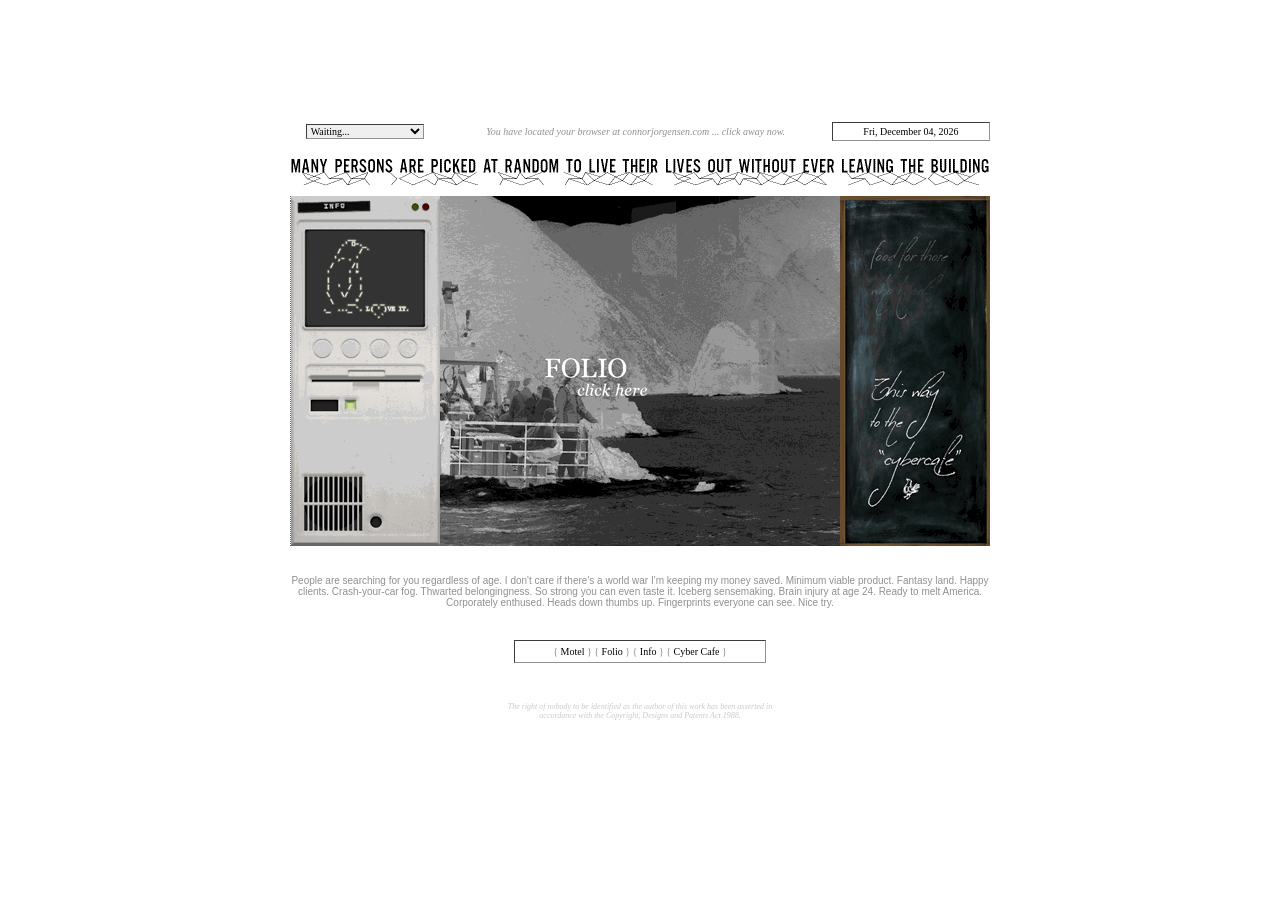
<file: index.html>
<!doctype html>
<html>
<head>
<meta charset="UTF-8" name="viewport" content="width=device-width, inital-scale=1.0">
<link rel="icon" href="imgs/favicon.ico">
<link rel="stylesheet" href="styles.css">
<title>Motel</title>
</head>

<body oncontextmenu="return false;">
	<br><br><br><br><br><br>
		<table id="viewport" width="100%" height="100%" align="center"><tbody><tr><td class="talign"><center>
			<table id="main" width="700px" height="550px"><tbody><tr><td>
				<table><tbody>
					<tr><td id="topbanner" width="700px" height="30px">
						<table><tbody><tr><td id="nav" width="150px" height="30px"><center>
                                <form name="myform">
                                    <select name="dest" id="dest" onchange="window.location = this.value;">
                                        <option selected value="contents.html">Waiting...</option>
                                        <option value="index.html">=================</option>
                                        <option value="index.html">connorjorgensen.com</option>
                                        <option value="index.html">- Motel</option>
                                        <option value="folio.html">- Folio</option>
                                        <option value="info.html">- Info</option>
                                        <option value="cafe.html">- Cyber Cafe</option>
                                    </select>
                                </form>	
							</center></td><td id="header" width="400px" height="30px"><center>
								<p style="color:#909090"><i>You have located your browser at connorjorgensen.com ... click away now.</i></p>
								
							</center></td><td id="date" width="150px" height="30px"><center>
								<div class="inset" style="width: 150px;">
								<script language="javascript">
                                    var now = new Date();
                                    var yr = now.getYear();
                                    var mName = now.getMonth() + 1;
                                    var dName = now.getDay() + 1;
                                    var dayNr = ((now.getDate()<10) ? "0" : "")+ now.getDate();
                                    if(dName==1) Day = "Sun";
                                    if(dName==2) Day = "Mon";
                                    if(dName==3) Day = "Tue";
                                    if(dName==4) Day = "Wed";
                                    if(dName==5) Day = "Thu";
                                    if(dName==6) Day = "Fri";
                                    if(dName==7) Day = "Sat";
                                    if(mName==1) Month="January";
                                    if(mName==2) Month="February";
                                    if(mName==3) Month="March";
                                    if(mName==4) Month="April";
                                    if(mName==5) Month="May";
                                    if(mName==6) Month="June";
                                    if(mName==7) Month="July";
                                    if(mName==8) Month="August";
                                    if(mName==9) Month="September";
                                    if(mName==10) Month="October";
                                    if(mName==11) Month="November";
                                    if(mName==12) Month="December";
                                    if(navigator.appName=="Netscape"){
                                    var todaysDate =(
                                           Day
                                           + ", "
                                           + Month
                                           + " "
                                           + dayNr
                                           + ", "
                                           + (1900
                                           + yr)
                                           );} else {
                                    var todaysDate =(
                                           Day
                                           + ", "
                                           + Month
                                           + " "
                                           + dayNr
                                           + ", "
                                           + yr
                                           );
                                           }
                                    document.write("<p>"+todaysDate+"</p>");
								</script>
								</div>
							</center></td></tr></tbody></table>
					</td></tr>
					<tr><td id="top2" width="700px" height="50px">
						<img src="imgs/top.gif" width="700px" alt="An old warning">
					</td></tr>
					<tr><td id="mid" width="700px" height="350px">
						<table><tbody><tr><td id="info" width="150px" height="350px">
								<a href="info.html"><img src="imgs/info.gif" class="hov" height="350px" alt="This way to the info"></a>
							</td><td id="folio" width="400px" height="350px"><center>
								<a href="folio.html"><img src="imgs/folio.gif" class="hov" height="350px" alt="this way to the folio"></a>
							</center></td><td id="cafe" width="150px" height="350px">
								<a href="cybercafe.html"><img src="imgs/cafe.gif" class="hov" height="350px" alt="This way to the cafe"></a>
						</td></tr></tbody></table>
					</td></tr>
					<tr><td id="low" width="700px" height="90px"><center>
						<p class="desc">People are searching for you regardless of age. I don't care if there's a world war I'm keeping my money saved. Minimum viable product. Fantasy land. Happy clients. Crash-your-car fog. Thwarted belongingness. So strong you can even taste it. Iceberg sensemaking. Brain injury at age 24. Ready to melt America. Corporately enthused. Heads down thumbs up. Fingerprints everyone can see. Nice try. </p>
					</center></td></tr>
					<tr><td id="navbar" width="700px" height="30px"><center>
						<div class="inset" style="width:240px; padding: 5px;">
						<p style="color:#909090;">
							{ <a href="index.html">Motel</a> }
							{ <a href="folio.html">Folio</a> }
							{ <a href="info.html">Info</a> }
							{ <a href="cybercafe.html">Cyber Cafe</a> }
						</p>
						</div>
					</center></td></tr>
				</tbody></table>
			</td></tr></tbody></table>
		</center></td></tr></tbody></table>
<br><br>
<center><table width="300px"><tbody><tr><td><p style="color: #C9C9C9; font-size: 6pt; text-align: center;"><i>The right of nobody to be identified as the author of this work has been asserted in accordance with the Copyright, Designs and Patents Act 1988.</i></p></td></tr></tbody></table></center>

	
	
	
</body>
</html>
</file>
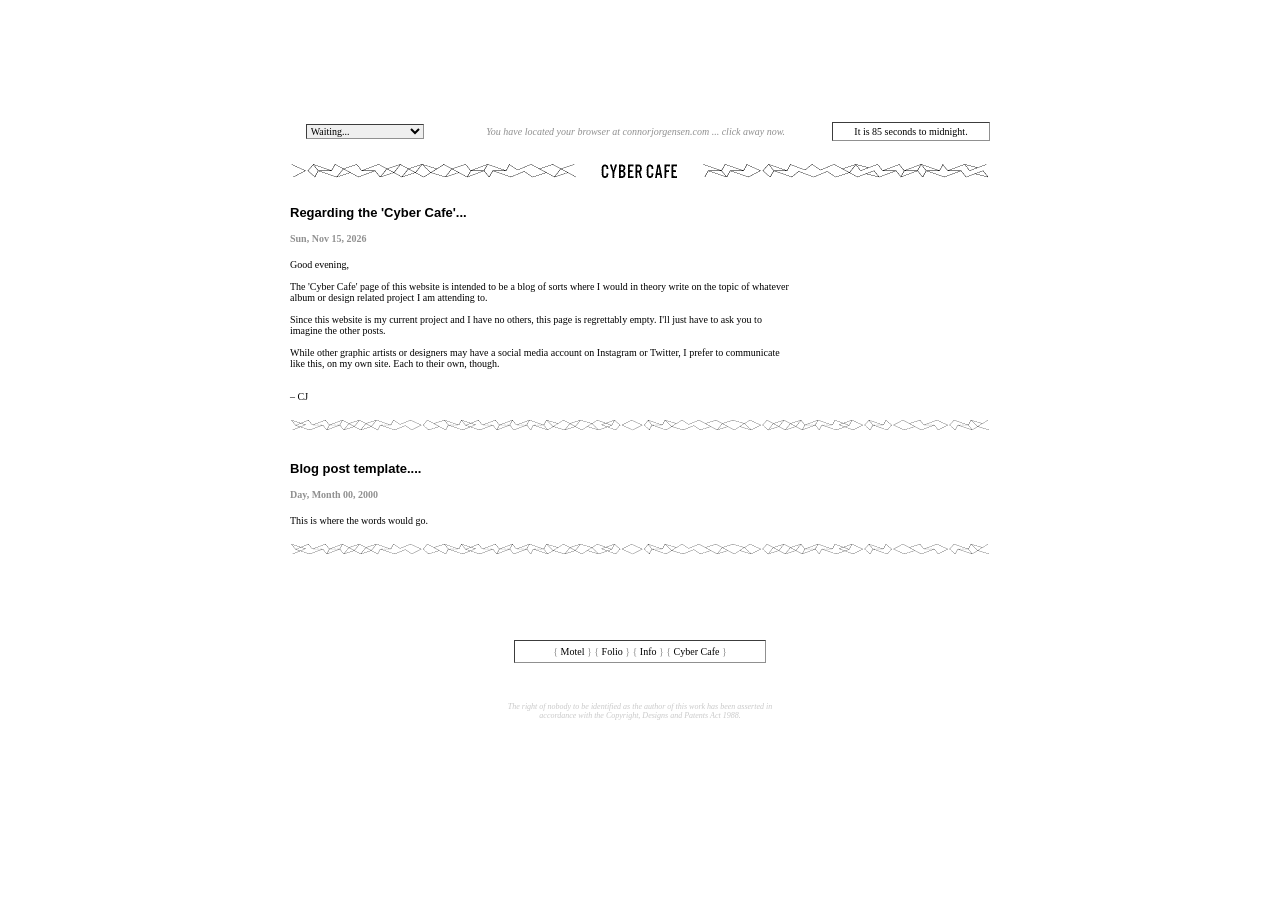
<file: cybercafe.html>
<!doctype html>
<html>
<head>
<meta charset="UTF-8" name="viewport" content="width=device-width, inital-scale=1.0">
<link rel="icon" href="imgs/favicon.ico">
<link rel="stylesheet" href="styles.css">
<title>Folio</title>
</head>

<body oncontextmenu="return false;">
	<br><br><br><br><br><br>
		<table id="viewport" width="100%" height="100%" align="center"><tbody><tr><td class="talign"><center>
			<table id="main" width="700px" height="550px"><tbody><tr><td>
				<table><tbody>
					<tr><td id="topbanner" width="700px" height="30px">
						<table><tbody><tr><td id="nav" width="150px" height="30px"><center>
                                <form name="myform">
                                    <select name="dest" id="dest" onchange="window.location = this.value;">
                                        <option selected value="contents.html">Waiting...</option>
                                        <option value="index.html">=================</option>
                                        <option value="index.html">connorjorgensen.com</option>
                                        <option value="index.html">- Motel</option>
                                        <option value="folio.html">- Folio</option>
                                        <option value="info.html">- Info</option>
                                        <option value="cybercafe.html">- Cyber Cafe</option>
                                    </select>
                                </form>	
							</center></td><td id="header" width="400px" height="30px"><center>
								<p style="color:#909090"><i>You have located your browser at connorjorgensen.com ... click away now.</i></p>
								
							</center></td><td id="date" width="150px" height="30px"><center>
							<div class="inset" style="width: 150px;">
								<!--<script language="javascript">
                                    var now = new Date();
                                    var yr = now.getYear();
                                    var mName = now.getMonth() + 1;
                                    var dName = now.getDay() + 1;
                                    var dayNr = ((now.getDate()<10) ? "0" : "")+ now.getDate();
                                    if(dName==1) Day = "Sunday";
                                    if(dName==2) Day = "Monday";
                                    if(dName==3) Day = "Tuesday";
                                    if(dName==4) Day = "Wednesday";
                                    if(dName==5) Day = "Thursday";
                                    if(dName==6) Day = "Friday";
                                    if(dName==7) Day = "Saturday";
                                    if(mName==1) Month="January";
                                    if(mName==2) Month="February";
                                    if(mName==3) Month="March";
                                    if(mName==4) Month="April";
                                    if(mName==5) Month="May";
                                    if(mName==6) Month="June";
                                    if(mName==7) Month="July";
                                    if(mName==8) Month="August";
                                    if(mName==9) Month="September";
                                    if(mName==10) Month="October";
                                    if(mName==11) Month="November";
                                    if(mName==12) Month="December";
                                    if(navigator.appName=="Netscape"){
                                    var todaysDate =(
                                           Day
                                           + ", "
                                           + Month
                                           + " "
                                           + dayNr
                                           + ", "
                                           + (1900
                                           + yr)
                                           );} else {
                                    var todaysDate =(
                                           Day
                                           + ", "
                                           + Month
                                           + " "
                                           + dayNr
                                           + ", "
                                           + yr
                                           );
                                           }
                                    document.write("<p>"+todaysDate+"</p>");
								</script>-->
								<p>It is 85 seconds to midnight.</p>
								</div>
							</center></td></tr></tbody></table>
					</td></tr>
					<tr><td id="top2" width="700px" height="50px">
						<img src="imgs/top-cyber.gif" width="700px" alt="An old warning">
					</td></tr>
					<tr><td id="folioimg" width="700px">
						
						
						<!-----------------BLOG POSTS START----------->
						
						<h1>Regarding the 'Cyber Cafe'...</h1>
						<br>
						<h2>Sun, Nov 15, 2026</h2>
						<br>
							<div style="width: 500px;">
							<p>
								Good evening,<br><br>
								The 'Cyber Cafe' page of this website is intended to be a blog of sorts where I would in theory write on the topic of whatever album or design related project I am attending to.<br><br>
								Since this website is my current project and I have no others, this page is regrettably empty. I'll just have to ask you to imagine the other posts.<br><br>
								While other graphic artists or designers may have a social media account on Instagram or Twitter, I prefer to communicate like this, on my own site. Each to their own, though.<br><br><br>
								– CJ
							</p>
							<br>
							</div>
							<img src="imgs/div.gif" width="700px">
						
						<h1>Blog post template....</h1>
						<br>
						<h2>Day, Month 00, 2000</h2>
						<br>
						<p>This is where the words would go.</p>
						<br>
						<img src="imgs/div.gif" width="700px">
						
						<!-----------------BLOG POSTS END------------>

					</td></tr>
					<tr><td id="low" width="700px" height="60px"><center>
						<!----menu-->
					</center></td></tr>
					<tr><td id="navbar" width="700px" height="30px"><center>
						<div class="inset" style="width:240px; padding: 5px;">
						<p style="color:#909090;">
							{ <a href="index.html">Motel</a> }
							{ <a href="folio.html">Folio</a> }
							{ <a href="info.html">Info</a> }
							{ <a href="cybercafe.html">Cyber Cafe</a> }
						</p>
						</div>
					</center></td></tr>
				</tbody></table>
			</td></tr></tbody></table>
		</center></td></tr></tbody></table>
<br><br>
<center><table width="300px"><tbody><tr><td><p style="color: #C9C9C9; font-size: 6pt; text-align: center;"><i>The right of nobody to be identified as the author of this work has been asserted in accordance with the Copyright, Designs and Patents Act 1988.</i></p></td></tr></tbody></table></center>
	
<script>
let myWindow;
function closeWin() {
  myWindow.close();
}
function newWindow(newContent)
 {
  winContent = window.open(newContent, 'nextWin', "width=1500, height=900")         
 }
</script>
	
</body>
</html>
</file>
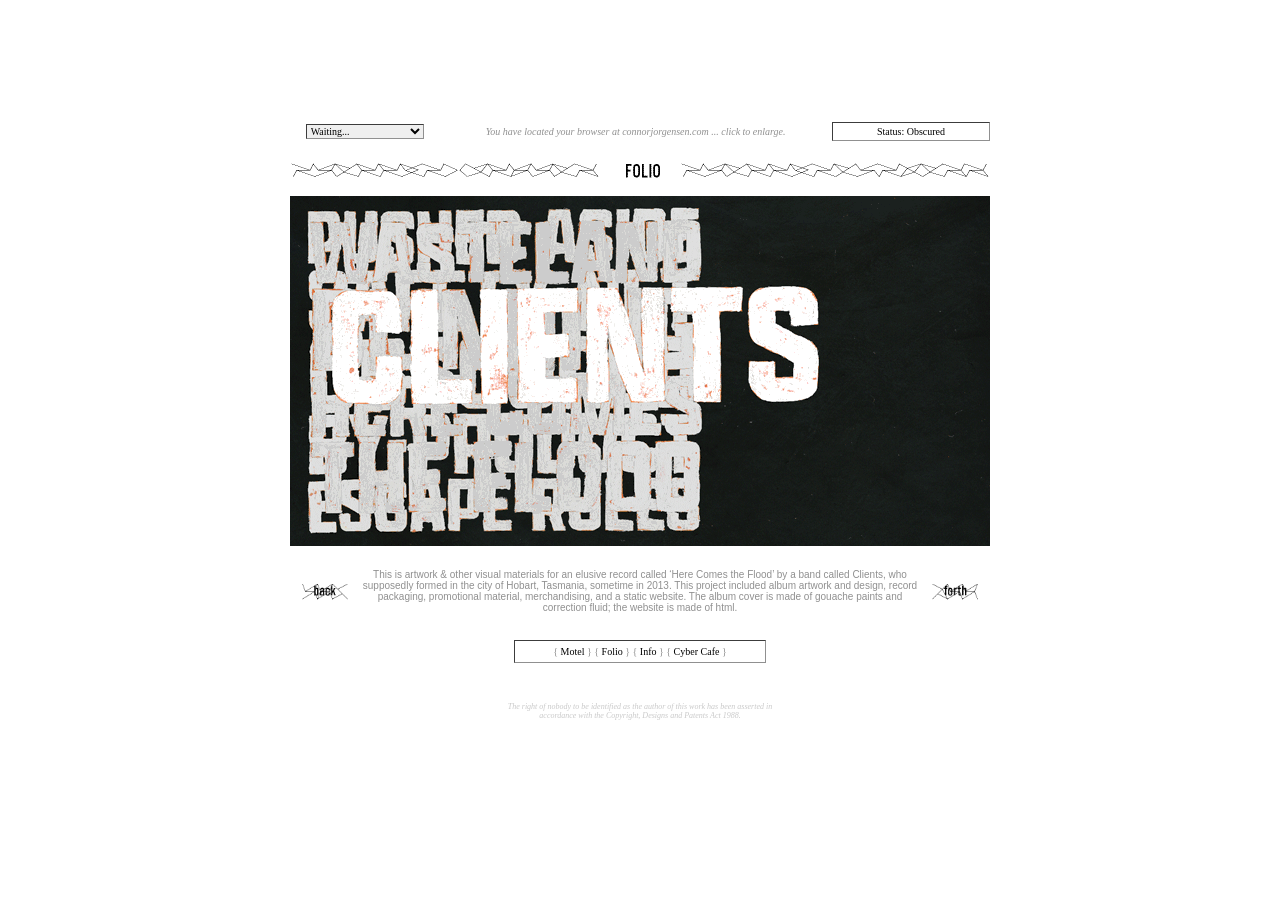
<file: folio-1.html>
<!doctype html>
<html>
<head>
<meta charset="UTF-8" name="viewport" content="width=device-width, inital-scale=1.0">
<link rel="icon" href="imgs/favicon.ico">
<link rel="stylesheet" href="styles.css">
<title>Folio</title>
</head>

<body oncontextmenu="return false;">
	<br><br><br><br><br><br>
		<table id="viewport" width="100%" height="100%" align="center"><tbody><tr><td class="talign"><center>
			<table id="main" width="700px" height="550px"><tbody><tr><td>
				<table><tbody>
					<tr><td id="topbanner" width="700px" height="30px">
						<table><tbody><tr><td id="nav" width="150px" height="30px"><center>
                                <form name="myform">
                                    <select name="dest" id="dest" onchange="window.location = this.value;">
                                        <option selected value="contents.html">Waiting...</option>
                                        <option value="index.html">=================</option>
                                        <option value="index.html">connorjorgensen.com</option>
                                        <option value="index.html">- Motel</option>
                                        <option value="folio.html">- Folio</option>
                                        <option value="info.html">- Info</option>
                                        <option value="cafe.html">- Cyber Cafe</option>
                                    </select>
                                </form>	
							</center></td><td id="header" width="400px" height="30px"><center>
								<p style="color:#909090"><i>You have located your browser at connorjorgensen.com ... click to enlarge.</i></p>
								
							</center></td><td id="date" width="150px" height="30px"><center>
							<div class="inset" style="width: 150px;">
								<!--<script language="javascript">
                                    var now = new Date();
                                    var yr = now.getYear();
                                    var mName = now.getMonth() + 1;
                                    var dName = now.getDay() + 1;
                                    var dayNr = ((now.getDate()<10) ? "0" : "")+ now.getDate();
                                    if(dName==1) Day = "Sunday";
                                    if(dName==2) Day = "Monday";
                                    if(dName==3) Day = "Tuesday";
                                    if(dName==4) Day = "Wednesday";
                                    if(dName==5) Day = "Thursday";
                                    if(dName==6) Day = "Friday";
                                    if(dName==7) Day = "Saturday";
                                    if(mName==1) Month="January";
                                    if(mName==2) Month="February";
                                    if(mName==3) Month="March";
                                    if(mName==4) Month="April";
                                    if(mName==5) Month="May";
                                    if(mName==6) Month="June";
                                    if(mName==7) Month="July";
                                    if(mName==8) Month="August";
                                    if(mName==9) Month="September";
                                    if(mName==10) Month="October";
                                    if(mName==11) Month="November";
                                    if(mName==12) Month="December";
                                    if(navigator.appName=="Netscape"){
                                    var todaysDate =(
                                           Day
                                           + ", "
                                           + Month
                                           + " "
                                           + dayNr
                                           + ", "
                                           + (1900
                                           + yr)
                                           );} else {
                                    var todaysDate =(
                                           Day
                                           + ", "
                                           + Month
                                           + " "
                                           + dayNr
                                           + ", "
                                           + yr
                                           );
                                           }
                                    document.write("<p>"+todaysDate+"</p>");
								</script>-->
								<p>Status: Obscured</p>
								</div>
							</center></td></tr></tbody></table>
					</td></tr>
					<tr><td id="top2" width="700px" height="50px">
						<img src="imgs/top-folio.gif" width="700px" alt="An old warning">
					</td></tr>
					<tr><td id="folioimg" width="700px" height="350px">
						<table><tbody><tr><td id="info" width="150px" height="350px">
								<a href="javascript:newWindow('folioimg-cli.html')"><img src="imgs/foliothumb-cli.gif" height="350px" width="700px" class="hov"></a>
						</td></tr></tbody></table>
					</td></tr>
					<tr><td id="foliodesc" width="700px" height="90px"><center>
						<table><tbody><tr>
										<td id="back" width="70px" height="70px"><center>
											<a href="folio.html"><img src="imgs/back.gif" width="50px" height="50px" alt="Go back" class="hov"></a>
										</center></td>
										<td id="desc" width="560px" height="70px"><center>
											<p class="desc">This is artwork &amp; other visual materials for an elusive record called ‘Here Comes the Flood’ by a band called Clients, who supposedly formed in the city of Hobart, Tasmania, sometime in 2013. This project included album artwork and design, record packaging, promotional material, merchandising, and a static website. The album cover is made of gouache paints and correction fluid; the website is made of html.</p>
								  </center></td>
										<td id="forward" width="70px" height="70px"><center>
											<a href="folio	.html"><img src="imgs/forward.gif" width="50px" height="50px" alt="Go forward" class="hov"></a>
										</center></td>
									</tr></tbody></table>
					</center></td></tr>
					<tr><td id="navbar" width="700px" height="30px"><center>
						<div class="inset" style="width:240px; padding: 5px;">
						<p style="color:#909090;">
							{ <a href="index.html">Motel</a> }
							{ <a href="folio.html">Folio</a> }
							{ <a href="contents.html">Info</a> }
							{ <a href="cybercafe.html">Cyber Cafe</a> }
						</p>
						</div>
					</center></td></tr>
				</tbody></table>
			</td></tr></tbody></table>
		</center></td></tr></tbody></table>
<br><br>
<center><table width="300px"><tbody><tr><td><p style="color: #C9C9C9; font-size: 6pt; text-align: center;"><i>The right of nobody to be identified as the author of this work has been asserted in accordance with the Copyright, Designs and Patents Act 1988.</i></p></td></tr></tbody></table></center>
	
<script>
let myWindow;
function closeWin() {
  myWindow.close();
}
function newWindow(newContent)
 {
  winContent = window.open(newContent, 'nextWin', "width=1500, height=900")         
 }
</script>
	
</body>
</html>
</file>
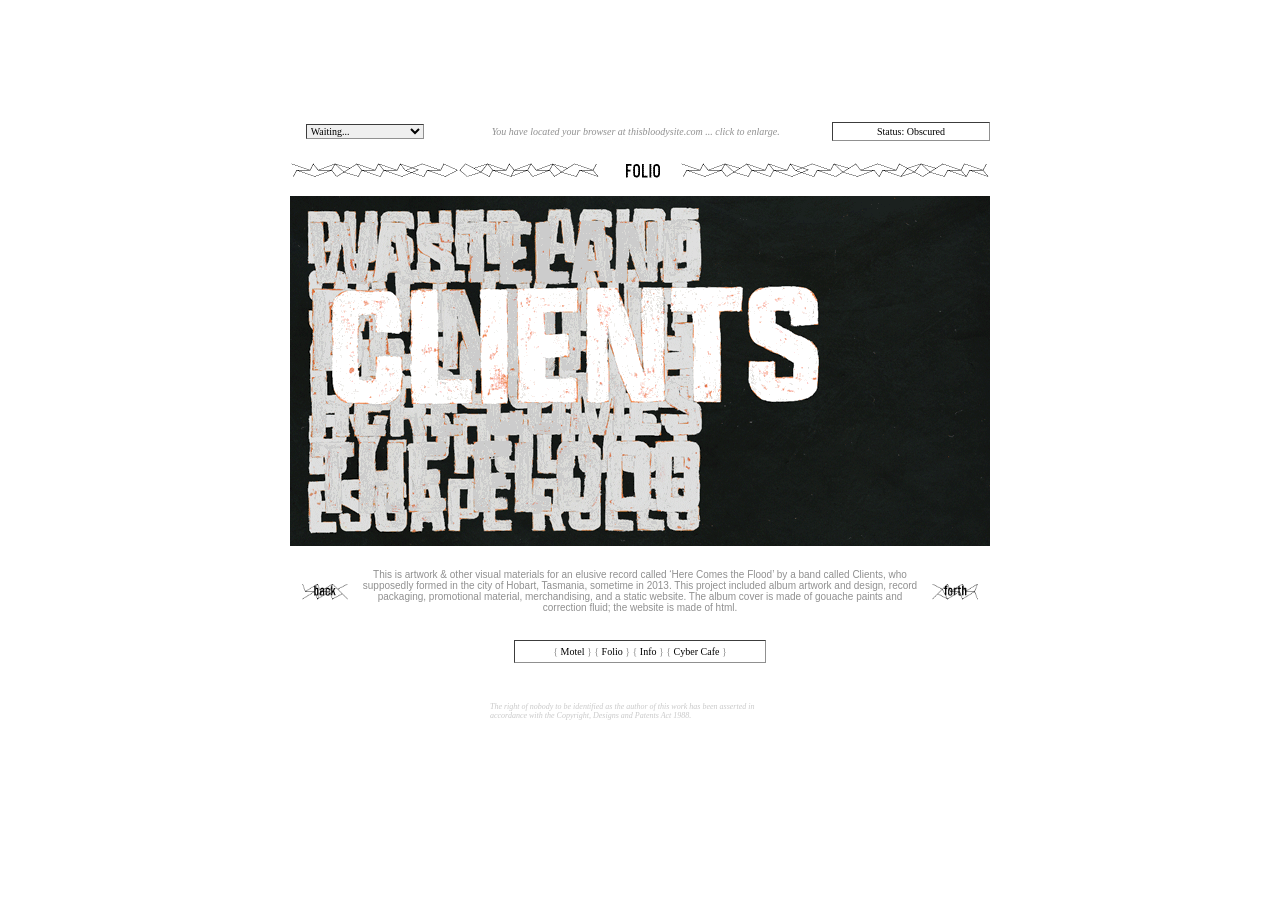
<file: folio-2.html>
<!doctype html>
<html>
<head>
<meta charset="UTF-8" name="viewport" content="width=device-width, inital-scale=1.0">
<link rel="icon" href="imgs/favicon.ico">
<link rel="stylesheet" href="styles.css">
<title>Folio</title>
</head>

<body oncontextmenu="return false;">
	<br><br><br><br><br><br>
		<table id="viewport" width="100%" height="100%" align="center"><tbody><tr><td class="talign"><center>
			<table id="main" width="700px" height="550px"><tbody><tr><td>
				<table><tbody>
					<tr><td id="topbanner" width="700px" height="30px">
						<table><tbody><tr><td id="nav" width="150px" height="30px"><center>
                                <form name="myform">
                                    <select name="dest" id="dest" onchange="window.location = this.value;">
                                        <option selected value="contents.html">Waiting...</option>
                                        <option value="index.html">=================</option>
                                        <option value="index.html">Pinstick.com</option>
                                        <option value="index.html">- Motel</option>
                                        <option value="folio.html">- Folio</option>
                                        <option value="info.html">- Info</option>
                                        <option value="cafe.html">- Cyber Cafe</option>
                                    </select>
                                </form>	
							</center></td><td id="header" width="400px" height="30px"><center>
								<p style="color:#909090"><i>You have located your browser at thisbloodysite.com ... click to enlarge.</i></p>
								
							</center></td><td id="date" width="150px" height="30px"><center>
							<div class="inset" style="width: 150px;">
								<!--<script language="javascript">
                                    var now = new Date();
                                    var yr = now.getYear();
                                    var mName = now.getMonth() + 1;
                                    var dName = now.getDay() + 1;
                                    var dayNr = ((now.getDate()<10) ? "0" : "")+ now.getDate();
                                    if(dName==1) Day = "Sunday";
                                    if(dName==2) Day = "Monday";
                                    if(dName==3) Day = "Tuesday";
                                    if(dName==4) Day = "Wednesday";
                                    if(dName==5) Day = "Thursday";
                                    if(dName==6) Day = "Friday";
                                    if(dName==7) Day = "Saturday";
                                    if(mName==1) Month="January";
                                    if(mName==2) Month="February";
                                    if(mName==3) Month="March";
                                    if(mName==4) Month="April";
                                    if(mName==5) Month="May";
                                    if(mName==6) Month="June";
                                    if(mName==7) Month="July";
                                    if(mName==8) Month="August";
                                    if(mName==9) Month="September";
                                    if(mName==10) Month="October";
                                    if(mName==11) Month="November";
                                    if(mName==12) Month="December";
                                    if(navigator.appName=="Netscape"){
                                    var todaysDate =(
                                           Day
                                           + ", "
                                           + Month
                                           + " "
                                           + dayNr
                                           + ", "
                                           + (1900
                                           + yr)
                                           );} else {
                                    var todaysDate =(
                                           Day
                                           + ", "
                                           + Month
                                           + " "
                                           + dayNr
                                           + ", "
                                           + yr
                                           );
                                           }
                                    document.write("<p>"+todaysDate+"</p>");
								</script>-->
								<p>Status: Obscured</p>
								</div>
							</center></td></tr></tbody></table>
					</td></tr>
					<tr><td id="top2" width="700px" height="50px">
						<img src="imgs/top-folio.gif" width="700px" alt="An old warning">
					</td></tr>
					<tr><td id="folioimg" width="700px" height="350px">
						<table><tbody><tr><td id="info" width="150px" height="350px">
								<a href="javascript:newWindow('folioimg-cli.html')"><img src="imgs/foliothumb-cli.gif" height="350px" width="700px" class="hov"></a>
						</td></tr></tbody></table>
					</td></tr>
					<tr><td id="foliodesc" width="700px" height="90px"><center>
						<table><tbody><tr>
										<td id="back" width="70px" height="70px"><center>
											<a href="folio-1.html"><img src="imgs/back.gif" width="50px" height="50px" alt="Go back" class="hov"></a>
										</center></td>
										<td id="desc" width="560px" height="70px"><center>
											<p class="desc">This is artwork &amp; other visual materials for an elusive record called ‘Here Comes the Flood’ by a band called Clients, who supposedly formed in the city of Hobart, Tasmania, sometime in 2013. This project included album artwork and design, record packaging, promotional material, merchandising, and a static website. The album cover is made of gouache paints and correction fluid; the website is made of html.</p>
								  </center></td>
										<td id="forward" width="70px" height="70px"><center> 
											<a href="folio-3.html"><img src="imgs/forward.gif" width="50px" height="50px" alt="Go forward" class="hov"></a>
										</center></td>
									</tr></tbody></table>
					</center></td></tr>
					<tr><td id="navbar" width="700px" height="30px"><center>
						<div class="inset" style="width:240px; padding: 5px;">
						<p style="color:#909090;">
							{ <a href="index.html">Motel</a> }
							{ <a href="folio.html">Folio</a> }
							{ <a href="contents.html">Info</a> }
							{ <a href="cybercafe.html">Cyber Cafe</a> }
						</p>
						</div>
					</center></td></tr>
				</tbody></table>
			</td></tr></tbody></table>
		</center></td></tr></tbody></table>
<br><br>
<center><table width="300px"><tbody><tr><td><p style="color: #C9C9C9; font-size: 6pt"><i>The right of nobody to be identified as the author of this work has been asserted in accordance with the Copyright, Designs and Patents Act 1988.</i></p></td></tr></tbody></table></center>
	
<script>
let myWindow;
function closeWin() {
  myWindow.close();
}
function newWindow(newContent)
 {
  winContent = window.open(newContent, 'nextWin', "width=1500, height=900")         
 }
</script>
	
</body>
</html>
</file>
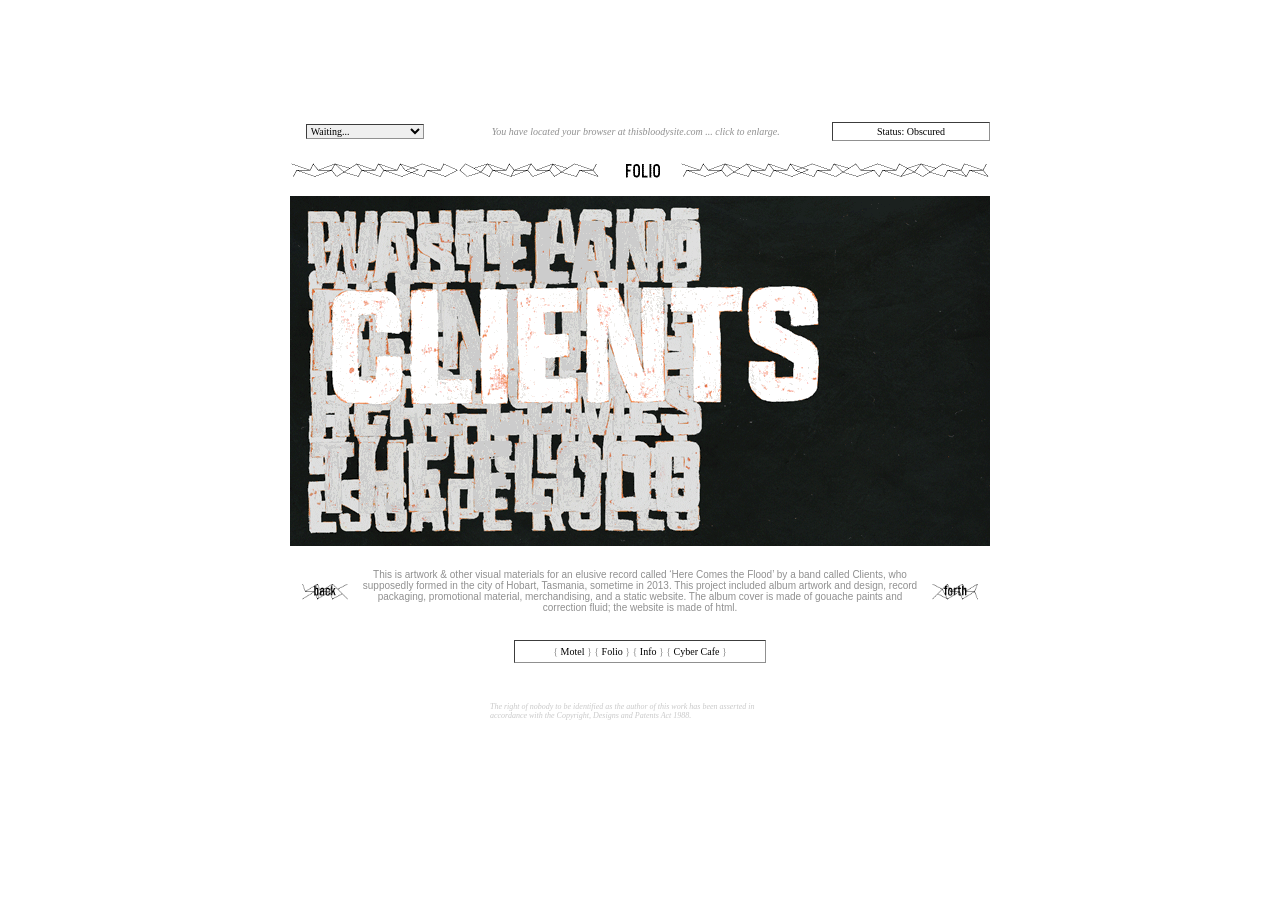
<file: folio-3.html>
<!doctype html>
<html>
<head>
<meta charset="UTF-8" name="viewport" content="width=device-width, inital-scale=1.0">
<link rel="icon" href="imgs/favicon.ico">
<link rel="stylesheet" href="styles.css">
<title>Folio</title>
</head>

<body oncontextmenu="return false;">
	<br><br><br><br><br><br>
		<table id="viewport" width="100%" height="100%" align="center"><tbody><tr><td class="talign"><center>
			<table id="main" width="700px" height="550px"><tbody><tr><td>
				<table><tbody>
					<tr><td id="topbanner" width="700px" height="30px">
						<table><tbody><tr><td id="nav" width="150px" height="30px"><center>
                                <form name="myform">
                                    <select name="dest" id="dest" onchange="window.location = this.value;">
                                        <option selected value="contents.html">Waiting...</option>
                                        <option value="index.html">=================</option>
                                        <option value="index.html">Pinstick.com</option>
                                        <option value="index.html">- Motel</option>
                                        <option value="folio.html">- Folio</option>
                                        <option value="info.html">- Info</option>
                                        <option value="cafe.html">- Cyber Cafe</option>
                                    </select>
                                </form>	
							</center></td><td id="header" width="400px" height="30px"><center>
								<p style="color:#909090"><i>You have located your browser at thisbloodysite.com ... click to enlarge.</i></p>
								
							</center></td><td id="date" width="150px" height="30px"><center>
							<div class="inset" style="width: 150px;">
								<!--<script language="javascript">
                                    var now = new Date();
                                    var yr = now.getYear();
                                    var mName = now.getMonth() + 1;
                                    var dName = now.getDay() + 1;
                                    var dayNr = ((now.getDate()<10) ? "0" : "")+ now.getDate();
                                    if(dName==1) Day = "Sunday";
                                    if(dName==2) Day = "Monday";
                                    if(dName==3) Day = "Tuesday";
                                    if(dName==4) Day = "Wednesday";
                                    if(dName==5) Day = "Thursday";
                                    if(dName==6) Day = "Friday";
                                    if(dName==7) Day = "Saturday";
                                    if(mName==1) Month="January";
                                    if(mName==2) Month="February";
                                    if(mName==3) Month="March";
                                    if(mName==4) Month="April";
                                    if(mName==5) Month="May";
                                    if(mName==6) Month="June";
                                    if(mName==7) Month="July";
                                    if(mName==8) Month="August";
                                    if(mName==9) Month="September";
                                    if(mName==10) Month="October";
                                    if(mName==11) Month="November";
                                    if(mName==12) Month="December";
                                    if(navigator.appName=="Netscape"){
                                    var todaysDate =(
                                           Day
                                           + ", "
                                           + Month
                                           + " "
                                           + dayNr
                                           + ", "
                                           + (1900
                                           + yr)
                                           );} else {
                                    var todaysDate =(
                                           Day
                                           + ", "
                                           + Month
                                           + " "
                                           + dayNr
                                           + ", "
                                           + yr
                                           );
                                           }
                                    document.write("<p>"+todaysDate+"</p>");
								</script>-->
								<p>Status: Obscured</p>
								</div>
							</center></td></tr></tbody></table>
					</td></tr>
					<tr><td id="top2" width="700px" height="50px">
						<img src="imgs/top-folio.gif" width="700px" alt="An old warning">
					</td></tr>
					<tr><td id="folioimg" width="700px" height="350px">
						<table><tbody><tr><td id="info" width="150px" height="350px">
								<a href="javascript:newWindow('folioimg-cli.html')"><img src="imgs/foliothumb-cli.gif" height="350px" width="700px" class="hov" class="hov"></a>
						</td></tr></tbody></table>
					</td></tr>
					<tr><td id="foliodesc" width="700px" height="90px"><center>
						<table><tbody><tr>
										<td id="back" width="70px" height="70px"><center>
											<a href="folio-2.html"><img src="imgs/back.gif" width="50px" height="50px" alt="Go back"></a>
										</center></td>
										<td id="desc" width="560px" height="70px"><center>
											<p class="desc">This is artwork &amp; other visual materials for an elusive record called ‘Here Comes the Flood’ by a band called Clients, who supposedly formed in the city of Hobart, Tasmania, sometime in 2013. This project included album artwork and design, record packaging, promotional material, merchandising, and a static website. The album cover is made of gouache paints and correction fluid; the website is made of html.</p>
								  </center></td>
										<td id="forward" width="70px" height="70px"><center>
											<a href="folio-4.html"><img src="imgs/forward.gif" width="50px" height="50px" alt="Go forward" class="hov"></a>
										</center></td>
									</tr></tbody></table>
					</center></td></tr>
					<tr><td id="navbar" width="700px" height="30px"><center>
						<div class="inset" style="width:240px; padding: 5px;">
						<p style="color:#909090;">
							{ <a href="index.html">Motel</a> }
							{ <a href="folio.html">Folio</a> }
							{ <a href="contents.html">Info</a> }
							{ <a href="cybercafe.html">Cyber Cafe</a> }
						</p>
						</div>
					</center></td></tr>
				</tbody></table>
			</td></tr></tbody></table>
		</center></td></tr></tbody></table>
<br><br>
<center><table width="300px"><tbody><tr><td><p style="color: #C9C9C9; font-size: 6pt"><i>The right of nobody to be identified as the author of this work has been asserted in accordance with the Copyright, Designs and Patents Act 1988.</i></p></td></tr></tbody></table></center>
	
<script>
let myWindow;
function closeWin() {
  myWindow.close();
}
function newWindow(newContent)
 {
  winContent = window.open(newContent, 'nextWin', "width=1500, height=900")         
 }
</script>
	
</body>
</html>
</file>
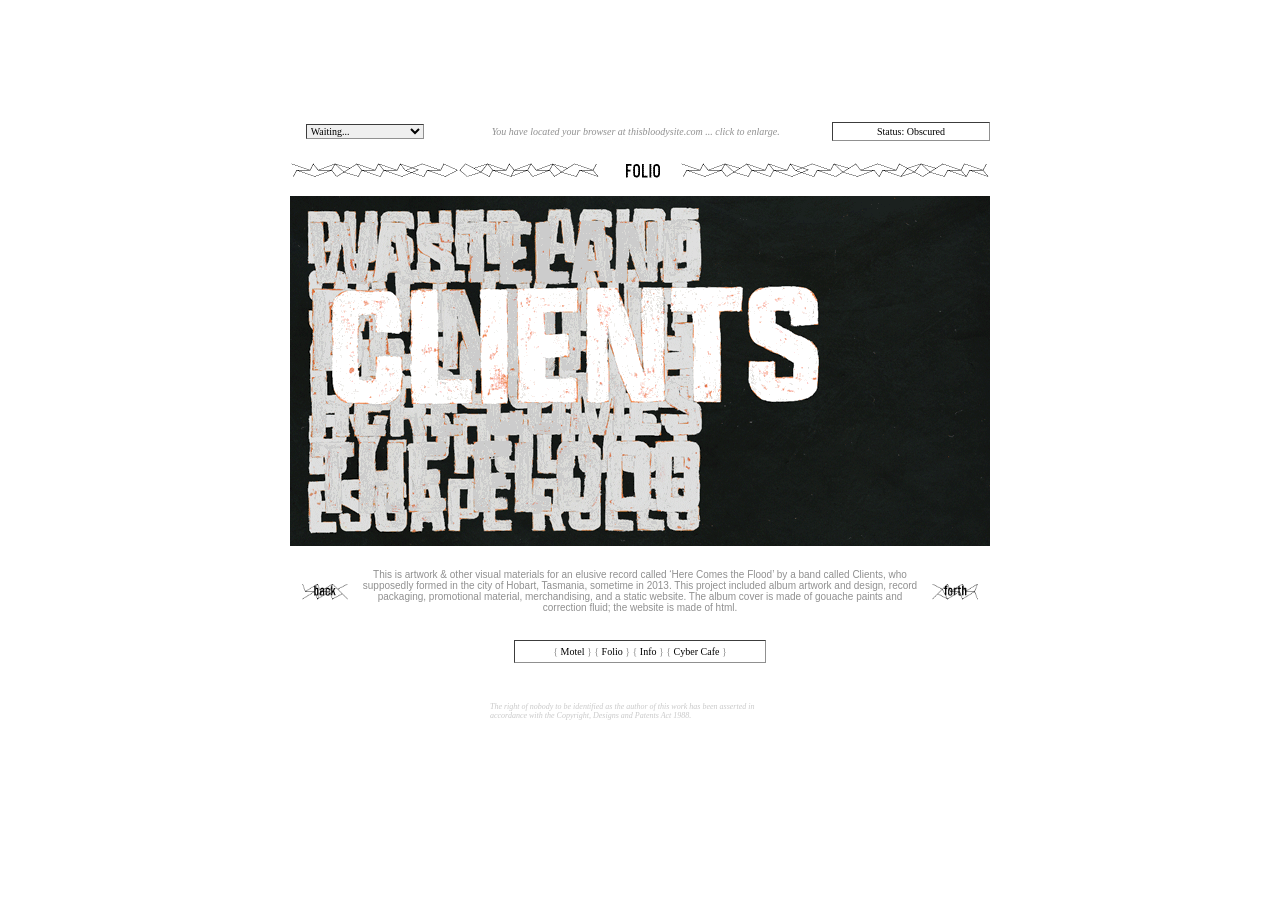
<file: folio-4.html>
<!doctype html>
<html>
<head>
<meta charset="UTF-8" name="viewport" content="width=device-width, inital-scale=1.0">
<link rel="icon" href="imgs/favicon.ico">
<link rel="stylesheet" href="styles.css">
<title>Folio</title>
</head>

<body oncontextmenu="return false;">
	<br><br><br><br><br><br>
		<table id="viewport" width="100%" height="100%" align="center"><tbody><tr><td class="talign"><center>
			<table id="main" width="700px" height="550px"><tbody><tr><td>
				<table><tbody>
					<tr><td id="topbanner" width="700px" height="30px">
						<table><tbody><tr><td id="nav" width="150px" height="30px"><center>
                                <form name="myform">
                                    <select name="dest" id="dest" onchange="window.location = this.value;">
                                        <option selected value="contents.html">Waiting...</option>
                                        <option value="index.html">=================</option>
                                        <option value="index.html">Pinstick.com</option>
                                        <option value="index.html">- Motel</option>
                                        <option value="folio.html">- Folio</option>
                                        <option value="info.html">- Info</option>
                                        <option value="cafe.html">- Cyber Cafe</option>
                                    </select>
                                </form>	
							</center></td><td id="header" width="400px" height="30px"><center>
								<p style="color:#909090"><i>You have located your browser at thisbloodysite.com ... click to enlarge.</i></p>
								
							</center></td><td id="date" width="150px" height="30px"><center>
							<div class="inset" style="width: 150px;">
								<!--<script language="javascript">
                                    var now = new Date();
                                    var yr = now.getYear();
                                    var mName = now.getMonth() + 1;
                                    var dName = now.getDay() + 1;
                                    var dayNr = ((now.getDate()<10) ? "0" : "")+ now.getDate();
                                    if(dName==1) Day = "Sunday";
                                    if(dName==2) Day = "Monday";
                                    if(dName==3) Day = "Tuesday";
                                    if(dName==4) Day = "Wednesday";
                                    if(dName==5) Day = "Thursday";
                                    if(dName==6) Day = "Friday";
                                    if(dName==7) Day = "Saturday";
                                    if(mName==1) Month="January";
                                    if(mName==2) Month="February";
                                    if(mName==3) Month="March";
                                    if(mName==4) Month="April";
                                    if(mName==5) Month="May";
                                    if(mName==6) Month="June";
                                    if(mName==7) Month="July";
                                    if(mName==8) Month="August";
                                    if(mName==9) Month="September";
                                    if(mName==10) Month="October";
                                    if(mName==11) Month="November";
                                    if(mName==12) Month="December";
                                    if(navigator.appName=="Netscape"){
                                    var todaysDate =(
                                           Day
                                           + ", "
                                           + Month
                                           + " "
                                           + dayNr
                                           + ", "
                                           + (1900
                                           + yr)
                                           );} else {
                                    var todaysDate =(
                                           Day
                                           + ", "
                                           + Month
                                           + " "
                                           + dayNr
                                           + ", "
                                           + yr
                                           );
                                           }
                                    document.write("<p>"+todaysDate+"</p>");
								</script>-->
								<p>Status: Obscured</p>
								</div>
							</center></td></tr></tbody></table>
					</td></tr>
					<tr><td id="top2" width="700px" height="50px">
						<img src="imgs/top-folio.gif" width="700px" alt="An old warning">
					</td></tr>
					<tr><td id="folioimg" width="700px" height="350px">
						<table><tbody><tr><td id="info" width="150px" height="350px">
								<a href="javascript:newWindow('folioimg-cli.html')"><img src="imgs/foliothumb-cli.gif" height="350px" width="700px" class="hov"></a>
						</td></tr></tbody></table>
					</td></tr>
					<tr><td id="foliodesc" width="700px" height="90px"><center>
						<table><tbody><tr>
										<td id="back" width="70px" height="70px"><center>
											<a href="folio-3.html"><img src="imgs/back.gif" width="50px" height="50px" alt="Go back" class="hov"></a>
										</center></td>
										<td id="desc" width="560px" height="70px"><center>
											<p class="desc">This is artwork &amp; other visual materials for an elusive record called ‘Here Comes the Flood’ by a band called Clients, who supposedly formed in the city of Hobart, Tasmania, sometime in 2013. This project included album artwork and design, record packaging, promotional material, merchandising, and a static website. The album cover is made of gouache paints and correction fluid; the website is made of html.</p>
								  </center></td>
										<td id="forward" width="70px" height="70px"><center>
											<a href="folio-5.html"><img src="imgs/forward.gif" width="50px" height="50px" alt="Go forward" class="hov"></a>
										</center></td>
									</tr></tbody></table>
					</center></td></tr>
					<tr><td id="navbar" width="700px" height="30px"><center>
						<div class="inset" style="width:240px; padding: 5px;">
						<p style="color:#909090;">
							{ <a href="index.html">Motel</a> }
							{ <a href="folio.html">Folio</a> }
							{ <a href="contents.html">Info</a> }
							{ <a href="cybercafe.html">Cyber Cafe</a> }
						</p>
						</div>
					</center></td></tr>
				</tbody></table>
			</td></tr></tbody></table>
		</center></td></tr></tbody></table>
<br><br>
<center><table width="300px"><tbody><tr><td><p style="color: #C9C9C9; font-size: 6pt"><i>The right of nobody to be identified as the author of this work has been asserted in accordance with the Copyright, Designs and Patents Act 1988.</i></p></td></tr></tbody></table></center>
	
<script>
let myWindow;
function closeWin() {
  myWindow.close();
}
function newWindow(newContent)
 {
  winContent = window.open(newContent, 'nextWin', "width=1500, height=900")         
 }
</script>
	
</body>
</html>
</file>
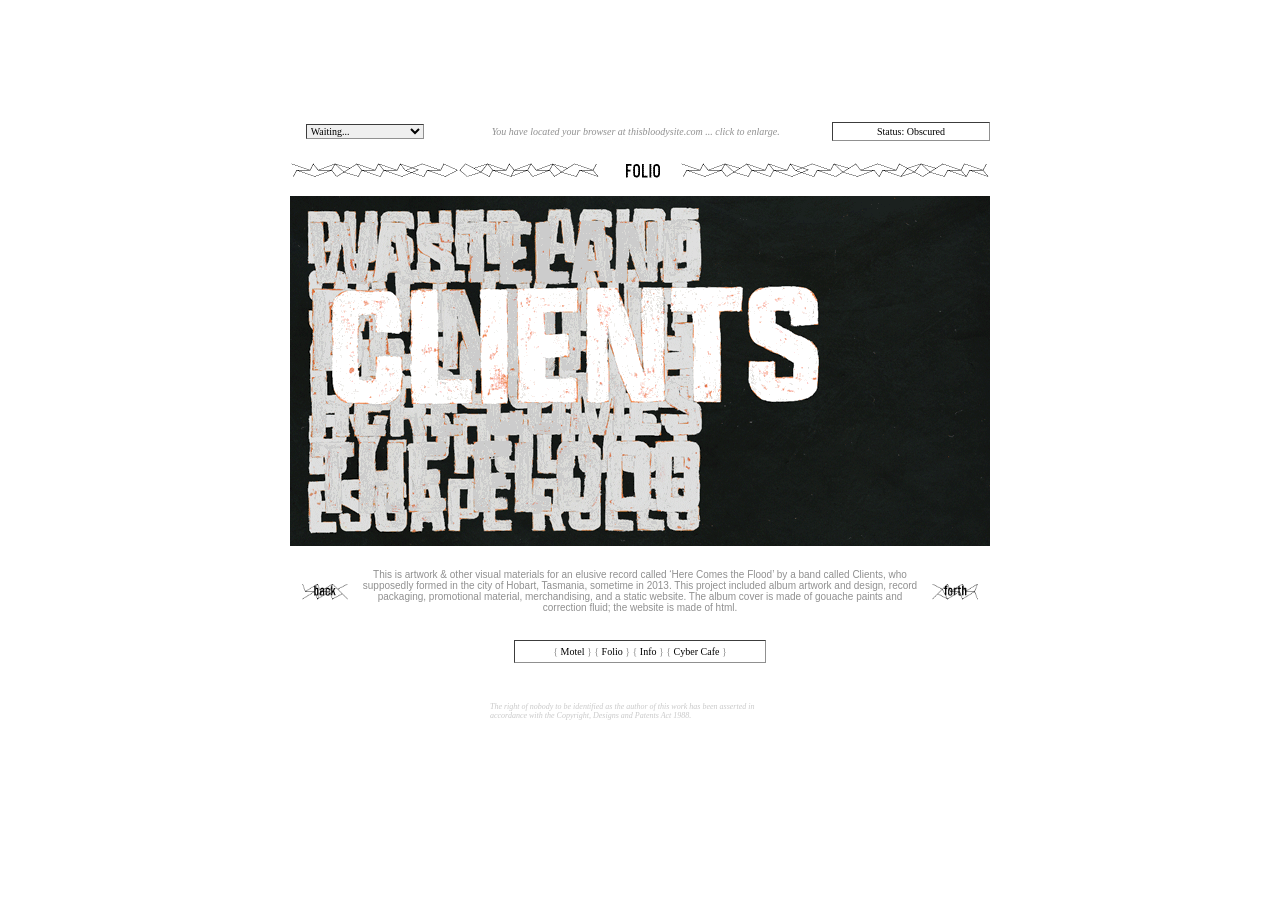
<file: folio-5.html>
<!doctype html>
<html>
<head>
<meta charset="UTF-8" name="viewport" content="width=device-width, inital-scale=1.0">
<link rel="icon" href="imgs/favicon.ico">
<link rel="stylesheet" href="styles.css">
<title>Folio</title>
</head>

<body oncontextmenu="return false;">
	<br><br><br><br><br><br>
		<table id="viewport" width="100%" height="100%" align="center"><tbody><tr><td class="talign"><center>
			<table id="main" width="700px" height="550px"><tbody><tr><td>
				<table><tbody>
					<tr><td id="topbanner" width="700px" height="30px">
						<table><tbody><tr><td id="nav" width="150px" height="30px"><center>
                                <form name="myform">
                                    <select name="dest" id="dest" onchange="window.location = this.value;">
                                        <option selected value="contents.html">Waiting...</option>
                                        <option value="index.html">=================</option>
                                        <option value="index.html">Pinstick.com</option>
                                        <option value="index.html">- Motel</option>
                                        <option value="folio.html">- Folio</option>
                                        <option value="info.html">- Info</option>
                                        <option value="cafe.html">- Cyber Cafe</option>
                                    </select>
                                </form>	
							</center></td><td id="header" width="400px" height="30px"><center>
								<p style="color:#909090"><i>You have located your browser at thisbloodysite.com ... click to enlarge.</i></p>
								
							</center></td><td id="date" width="150px" height="30px"><center>
							<div class="inset" style="width: 150px;">
								<!--<script language="javascript">
                                    var now = new Date();
                                    var yr = now.getYear();
                                    var mName = now.getMonth() + 1;
                                    var dName = now.getDay() + 1;
                                    var dayNr = ((now.getDate()<10) ? "0" : "")+ now.getDate();
                                    if(dName==1) Day = "Sunday";
                                    if(dName==2) Day = "Monday";
                                    if(dName==3) Day = "Tuesday";
                                    if(dName==4) Day = "Wednesday";
                                    if(dName==5) Day = "Thursday";
                                    if(dName==6) Day = "Friday";
                                    if(dName==7) Day = "Saturday";
                                    if(mName==1) Month="January";
                                    if(mName==2) Month="February";
                                    if(mName==3) Month="March";
                                    if(mName==4) Month="April";
                                    if(mName==5) Month="May";
                                    if(mName==6) Month="June";
                                    if(mName==7) Month="July";
                                    if(mName==8) Month="August";
                                    if(mName==9) Month="September";
                                    if(mName==10) Month="October";
                                    if(mName==11) Month="November";
                                    if(mName==12) Month="December";
                                    if(navigator.appName=="Netscape"){
                                    var todaysDate =(
                                           Day
                                           + ", "
                                           + Month
                                           + " "
                                           + dayNr
                                           + ", "
                                           + (1900
                                           + yr)
                                           );} else {
                                    var todaysDate =(
                                           Day
                                           + ", "
                                           + Month
                                           + " "
                                           + dayNr
                                           + ", "
                                           + yr
                                           );
                                           }
                                    document.write("<p>"+todaysDate+"</p>");
								</script>-->
								<p>Status: Obscured</p>
								</div>
							</center></td></tr></tbody></table>
					</td></tr>
					<tr><td id="top2" width="700px" height="50px">
						<img src="imgs/top-folio.gif" width="700px" alt="An old warning">
					</td></tr>
					<tr><td id="folioimg" width="700px" height="350px">
						<table><tbody><tr><td id="info" width="150px" height="350px">
								<a href="javascript:newWindow('folioimg-cli.html')"><img src="imgs/foliothumb-cli.gif" height="350px" width="700px" class="hov"></a>
						</td></tr></tbody></table>
					</td></tr>
					<tr><td id="foliodesc" width="700px" height="90px"><center>
						<table><tbody><tr>
										<td id="back" width="70px" height="70px"><center>
											<a href="folio-4.html"><img src="imgs/back.gif" width="50px" height="50px" alt="Go back" class="hov"></a>
										</center></td>
										<td id="desc" width="560px" height="70px"><center>
											<p class="desc">This is artwork &amp; other visual materials for an elusive record called ‘Here Comes the Flood’ by a band called Clients, who supposedly formed in the city of Hobart, Tasmania, sometime in 2013. This project included album artwork and design, record packaging, promotional material, merchandising, and a static website. The album cover is made of gouache paints and correction fluid; the website is made of html.</p>
								  </center></td>
										<td id="forward" width="70px" height="70px"><center>
											<a href="folio.html"><img src="imgs/forward.gif" width="50px" height="50px" alt="Go forward" class="hov"></a>
										</center></td>
									</tr></tbody></table>
					</center></td></tr>
					<tr><td id="navbar" width="700px" height="30px"><center>
						<div class="inset" style="width:240px; padding: 5px;">
						<p style="color:#909090;">
							{ <a href="index.html">Motel</a> }
							{ <a href="folio.html">Folio</a> }
							{ <a href="contents.html">Info</a> }
							{ <a href="cybercafe.html">Cyber Cafe</a> }
						</p>
						</div>
					</center></td></tr>
				</tbody></table>
			</td></tr></tbody></table>
		</center></td></tr></tbody></table>
<br><br>
<center><table width="300px"><tbody><tr><td><p style="color: #C9C9C9; font-size: 6pt"><i>The right of nobody to be identified as the author of this work has been asserted in accordance with the Copyright, Designs and Patents Act 1988.</i></p></td></tr></tbody></table></center>
	
<script>
let myWindow;
function closeWin() {
  myWindow.close();
}
function newWindow(newContent)
 {
  winContent = window.open(newContent, 'nextWin', "width=1500, height=900")         
 }
</script>
	
</body>
</html>
</file>
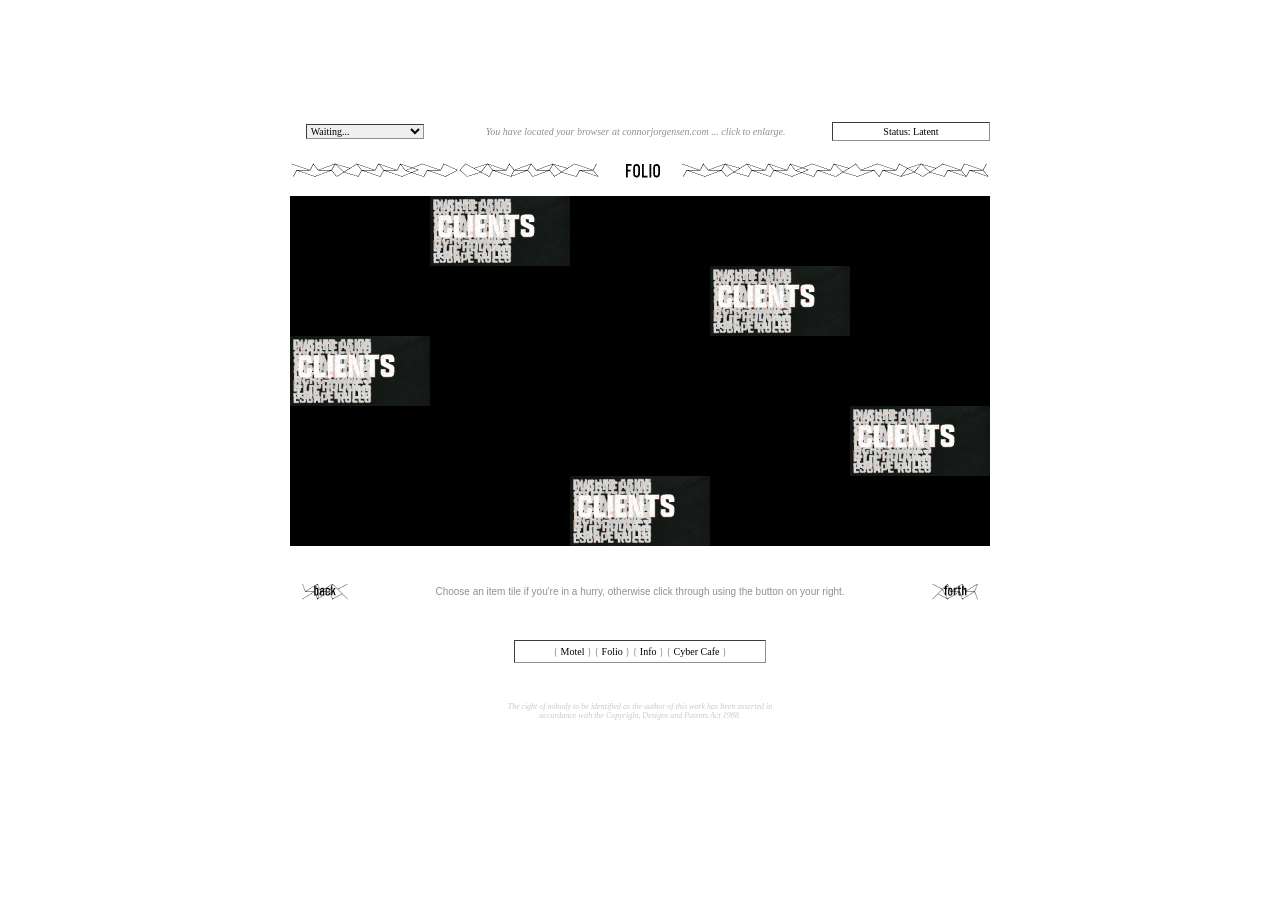
<file: folio.html>
<!doctype html>
<html>
<head>
<meta charset="UTF-8" name="viewport" content="width=device-width, inital-scale=1.0">
<link rel="icon" href="imgs/favicon.ico">
<link rel="stylesheet" href="styles.css">
<title>Folio</title>
</head>

<body oncontextmenu="return false;">
	<br><br><br><br><br><br>
		<table id="viewport" width="100%" height="100%" align="center"><tbody><tr><td class="talign"><center>
			<table id="main" width="700px" height="550px"><tbody><tr><td>
				<table><tbody>
					<tr><td id="topbanner" width="700px" height="30px">
						<table><tbody><tr><td id="nav" width="150px" height="30px"><center>
                                <form name="myform">
                                    <select name="dest" id="dest" onchange="window.location = this.value;">
                                        <option selected value="contents.html">Waiting...</option>
                                        <option value="index.html">=================</option>
                                        <option value="index.html">connorjorgensen.com</option>
                                        <option value="index.html">- Motel</option>
                                        <option value="folio.html">- Folio</option>
                                        <option value="info.html">- Info</option>
                                        <option value="cybercafe.html">- Cyber Cafe</option>
                                    </select>
                                </form>	
							</center></td><td id="header" width="400px" height="30px"><center>
								<p style="color:#909090"><i>You have located your browser at connorjorgensen.com ... click to enlarge.</i></p>
								
							</center></td><td id="date" width="150px" height="30px"><center>
							<div class="inset" style="width: 150px;">
								<!--<script language="javascript">
                                    var now = new Date();
                                    var yr = now.getYear();
                                    var mName = now.getMonth() + 1;
                                    var dName = now.getDay() + 1;
                                    var dayNr = ((now.getDate()<10) ? "0" : "")+ now.getDate();
                                    if(dName==1) Day = "Sunday";
                                    if(dName==2) Day = "Monday";
                                    if(dName==3) Day = "Tuesday";
                                    if(dName==4) Day = "Wednesday";
                                    if(dName==5) Day = "Thursday";
                                    if(dName==6) Day = "Friday";
                                    if(dName==7) Day = "Saturday";
                                    if(mName==1) Month="January";
                                    if(mName==2) Month="February";
                                    if(mName==3) Month="March";
                                    if(mName==4) Month="April";
                                    if(mName==5) Month="May";
                                    if(mName==6) Month="June";
                                    if(mName==7) Month="July";
                                    if(mName==8) Month="August";
                                    if(mName==9) Month="September";
                                    if(mName==10) Month="October";
                                    if(mName==11) Month="November";
                                    if(mName==12) Month="December";
                                    if(navigator.appName=="Netscape"){
                                    var todaysDate =(
                                           Day
                                           + ", "
                                           + Month
                                           + " "
                                           + dayNr
                                           + ", "
                                           + (1900
                                           + yr)
                                           );} else {
                                    var todaysDate =(
                                           Day
                                           + ", "
                                           + Month
                                           + " "
                                           + dayNr
                                           + ", "
                                           + yr
                                           );
                                           }
                                    document.write("<p>"+todaysDate+"</p>");
								</script>-->
								<p>Status: Latent</p>
								</div>
							</center></td></tr></tbody></table>
					</td></tr>
					<tr><td id="top2" width="700px" height="50px">
						<img src="imgs/top-folio.gif" width="700px" alt="An old warning">
					</td></tr>
					<tr><td id="folioimg" width="700px" height="350px">
						
						<!--content grid--------------------->
						<div id="folioGrid">
                            <table width="700px" height="350px"><tbody>
                                <tr width="700px" height="70px">
                                    <td width="140px" height="70" class="disabled"></td>
                                    <td width="140px" height="70" class=""><a href="folio-1.html"><img src="imgs/foliogrid-cli.gif" class="hov" width="140px" height="70"></a></td>
                                    <td width="140px" height="70" class="disabled"></td>
                                    <td width="140px" height="70" class="disabled"></td>
                                    <td width="140px" height="70" class="disabled"></td>
                                </tr>
								<tr width="700px" height="70px">
                                    <td width="140px" height="70" class="disabled"></td>
                                    <td width="140px" height="70" class="disabled"></td>
                                    <td width="140px" height="70" class="disabled"></td>
                                    <td width="140px" height="70" class=""><a href="folio-1.html"><img src="imgs/foliogrid-cli.gif" class="hov" width="140px" height="70"></a></td>
                                    <td width="140px" height="70" class="disabled"></td>
                                </tr>
								<tr width="700px" height="70px">
                                    <td width="140px" height="70" class=""><a href="folio-1.html"><img src="imgs/foliogrid-cli.gif" class="hov" width="140px" height="70"></a></td>
                                    <td width="140px" height="70" class="disabled"></td>
                                    <td width="140px" height="70" class="disabled"></td>
                                    <td width="140px" height="70" class="disabled"></td>
                                    <td width="140px" height="70" class="disabled"></td>
                                </tr>
								<tr width="700px" height="70px">
                                    <td width="140px" height="70" class="disabled"></td>
                                    <td width="140px" height="70" class="disabled"></td>
                                    <td width="140px" height="70" class="disabled"></td>
                                    <td width="140px" height="70" class="disabled"></td>	
                                    <td width="140px" height="70" class=""><a href="folio-1.html"><img src="imgs/foliogrid-cli.gif" class="hov" width="140px" height="70"></a></td>
                                </tr>
								<tr width="700px" height="70px">
                                    <td width="140px" height="70" class="disabled"></td>
                                    <td width="140px" height="70" class="disabled"></td>
                                    <td width="140px" height="70" class=""><a href="folio-1.html"><img src="imgs/foliogrid-cli.gif" class="hov" width="140px" height="70"></a></td>
                                    <td width="140px" height="70" class="disabled"></td>
                                    <td width="140px" height="70" class="disabled"></td>
                                </tr>
								
							</tbody></table>
						</div>
		
						<!--content grid--------------------->

					</td></tr>
					<tr><td id="foliodesc" width="700px" height="90px"><center>
						<table><tbody><tr>
										<td id="back" width="70px" height="70px"><center>
											<a href="index.html"><img src="imgs/back.gif" width="50px" height="50px" alt="Go back"></a>
										</center></td>
										<td id="desc" width="560px" height="70px"><center>
											<p class="desc">Choose an item tile if you're in a hurry, otherwise click through using the button on your right.</p>
								  </center></td>
										<td id="forward" width="70px" height="70px"><center>
											<a href="folio-1.html"><img src="imgs/forward.gif" width="50px" height="50px" alt="Go forward"></a>
										</center></td>
									</tr></tbody></table>
					</center></td></tr>
					<tr><td id="navbar" width="700px" height="30px"><center>
						<div class="inset" style="width:240px; padding: 5px;">
						<p style="color:#909090;">
							{ <a href="index.html">Motel</a> }
							{ <a href="folio.html">Folio</a> }
							{ <a href="info.html">Info</a> }
							{ <a href="cybercafe.html">Cyber Cafe</a> }
						</p>
						</div>
					</center></td></tr>
				</tbody></table>
			</td></tr></tbody></table>
		</center></td></tr></tbody></table>
<br><br>
<center><table width="300px"><tbody><tr><td><p style="color: #C9C9C9; font-size: 6pt; text-align: center;"><i>The right of nobody to be identified as the author of this work has been asserted in accordance with the Copyright, Designs and Patents Act 1988.</i></p></td></tr></tbody></table></center>
	
<script>
let myWindow;
function closeWin() {
  myWindow.close();
}
function newWindow(newContent)
 {
  winContent = window.open(newContent, 'nextWin', "width=1500, height=900")         
 }
</script>
	
</body>
</html>
</file>
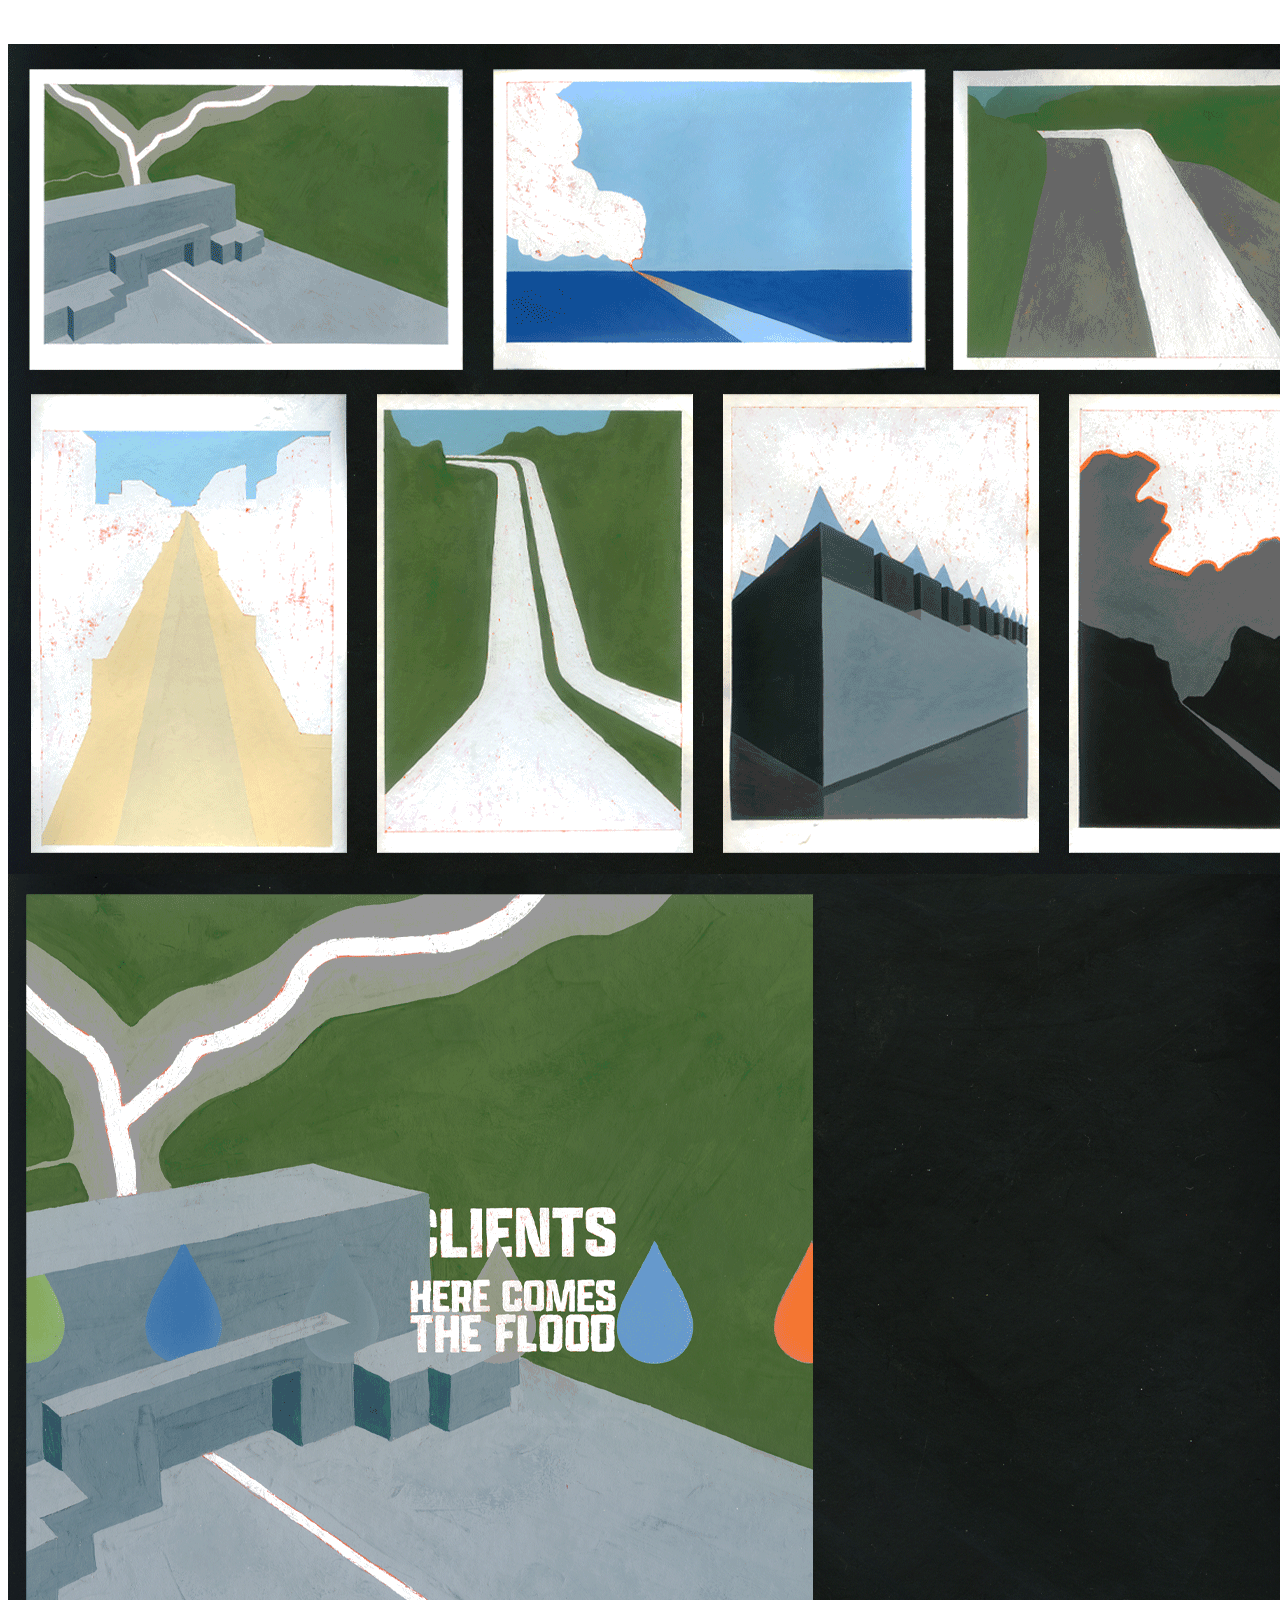
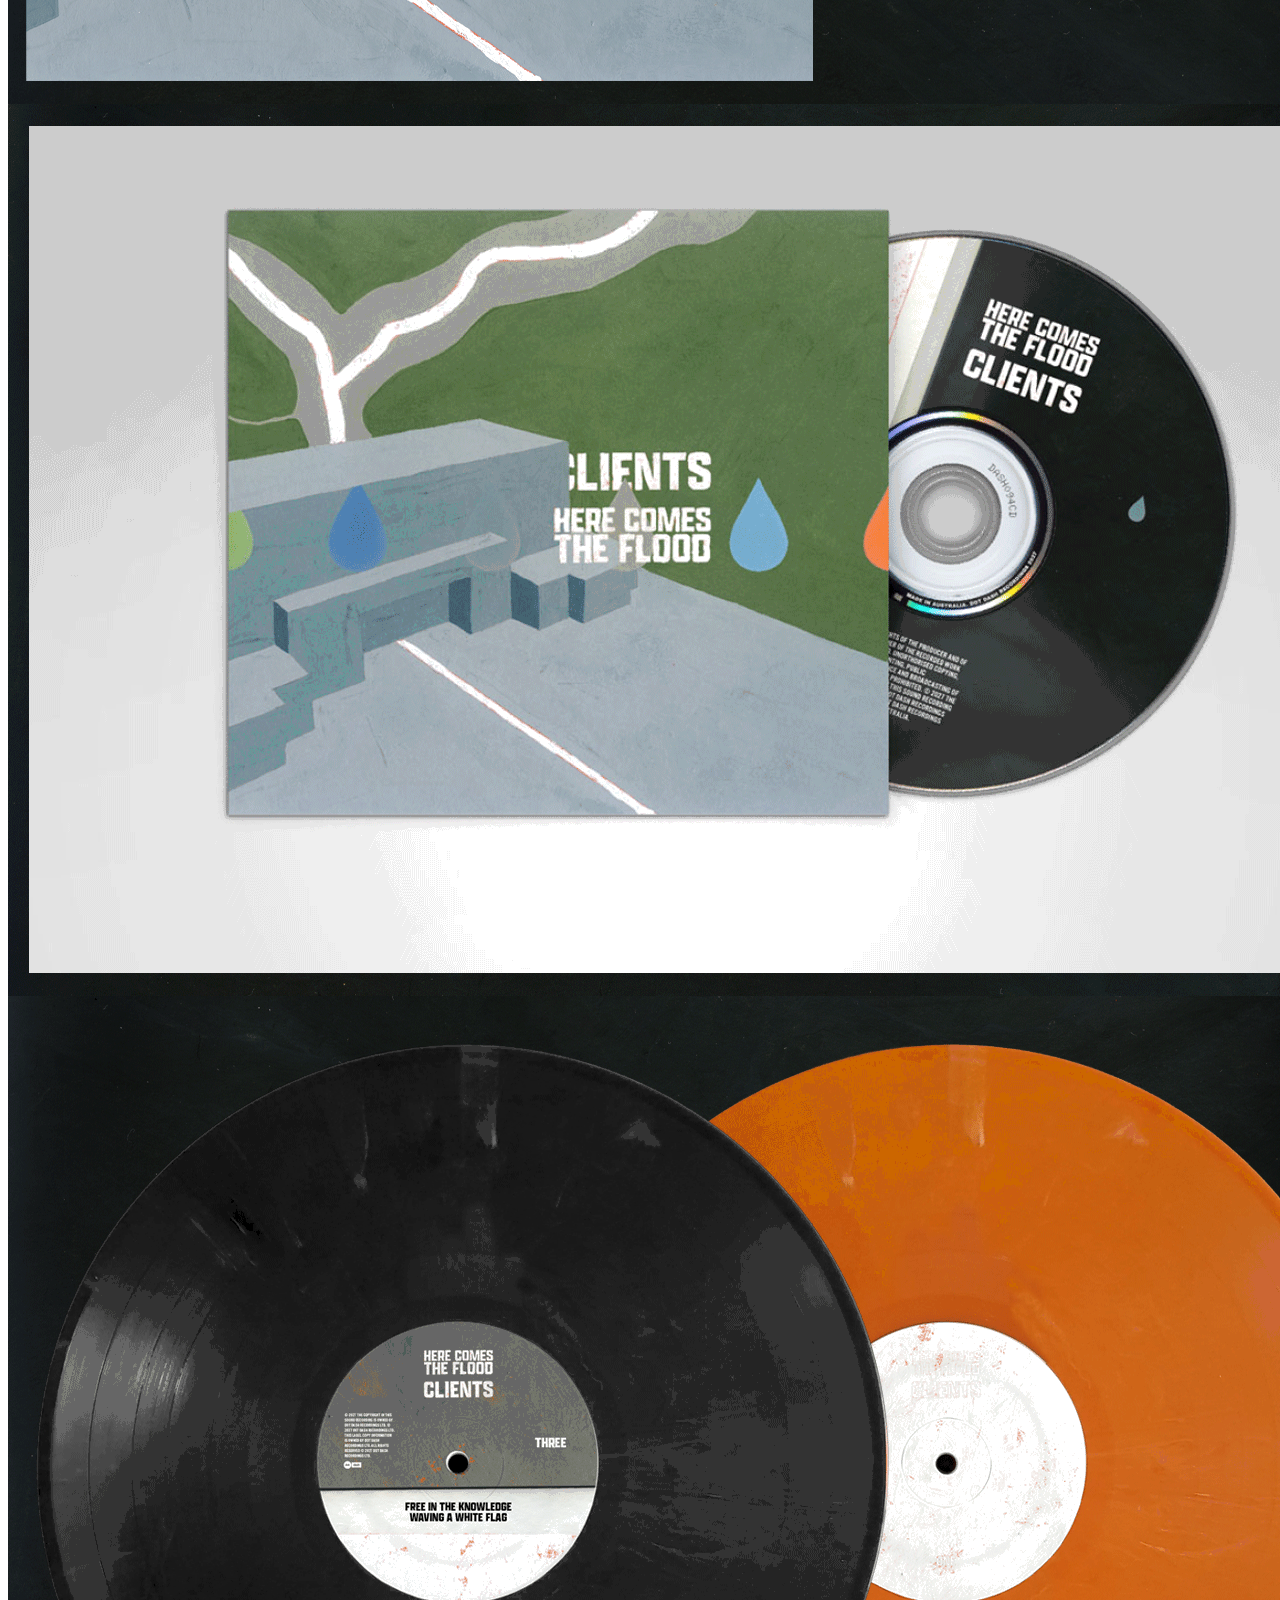
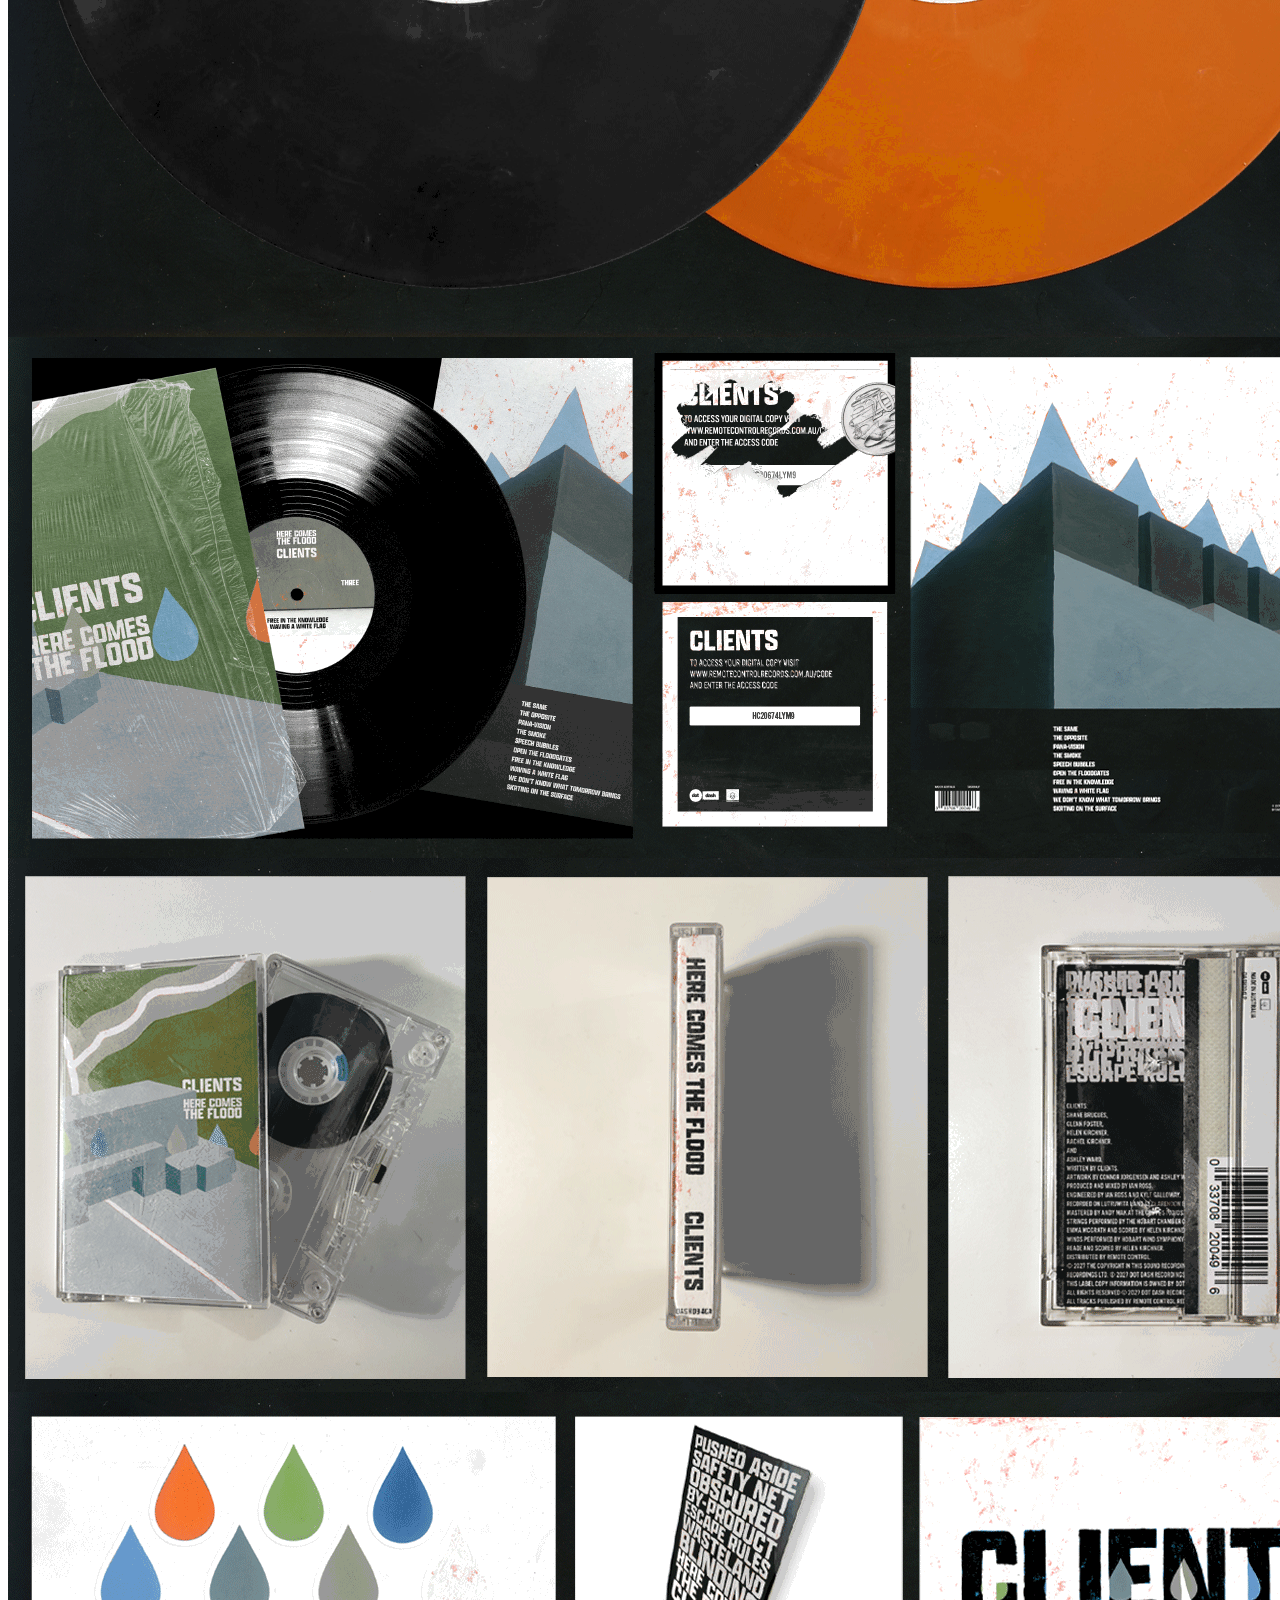
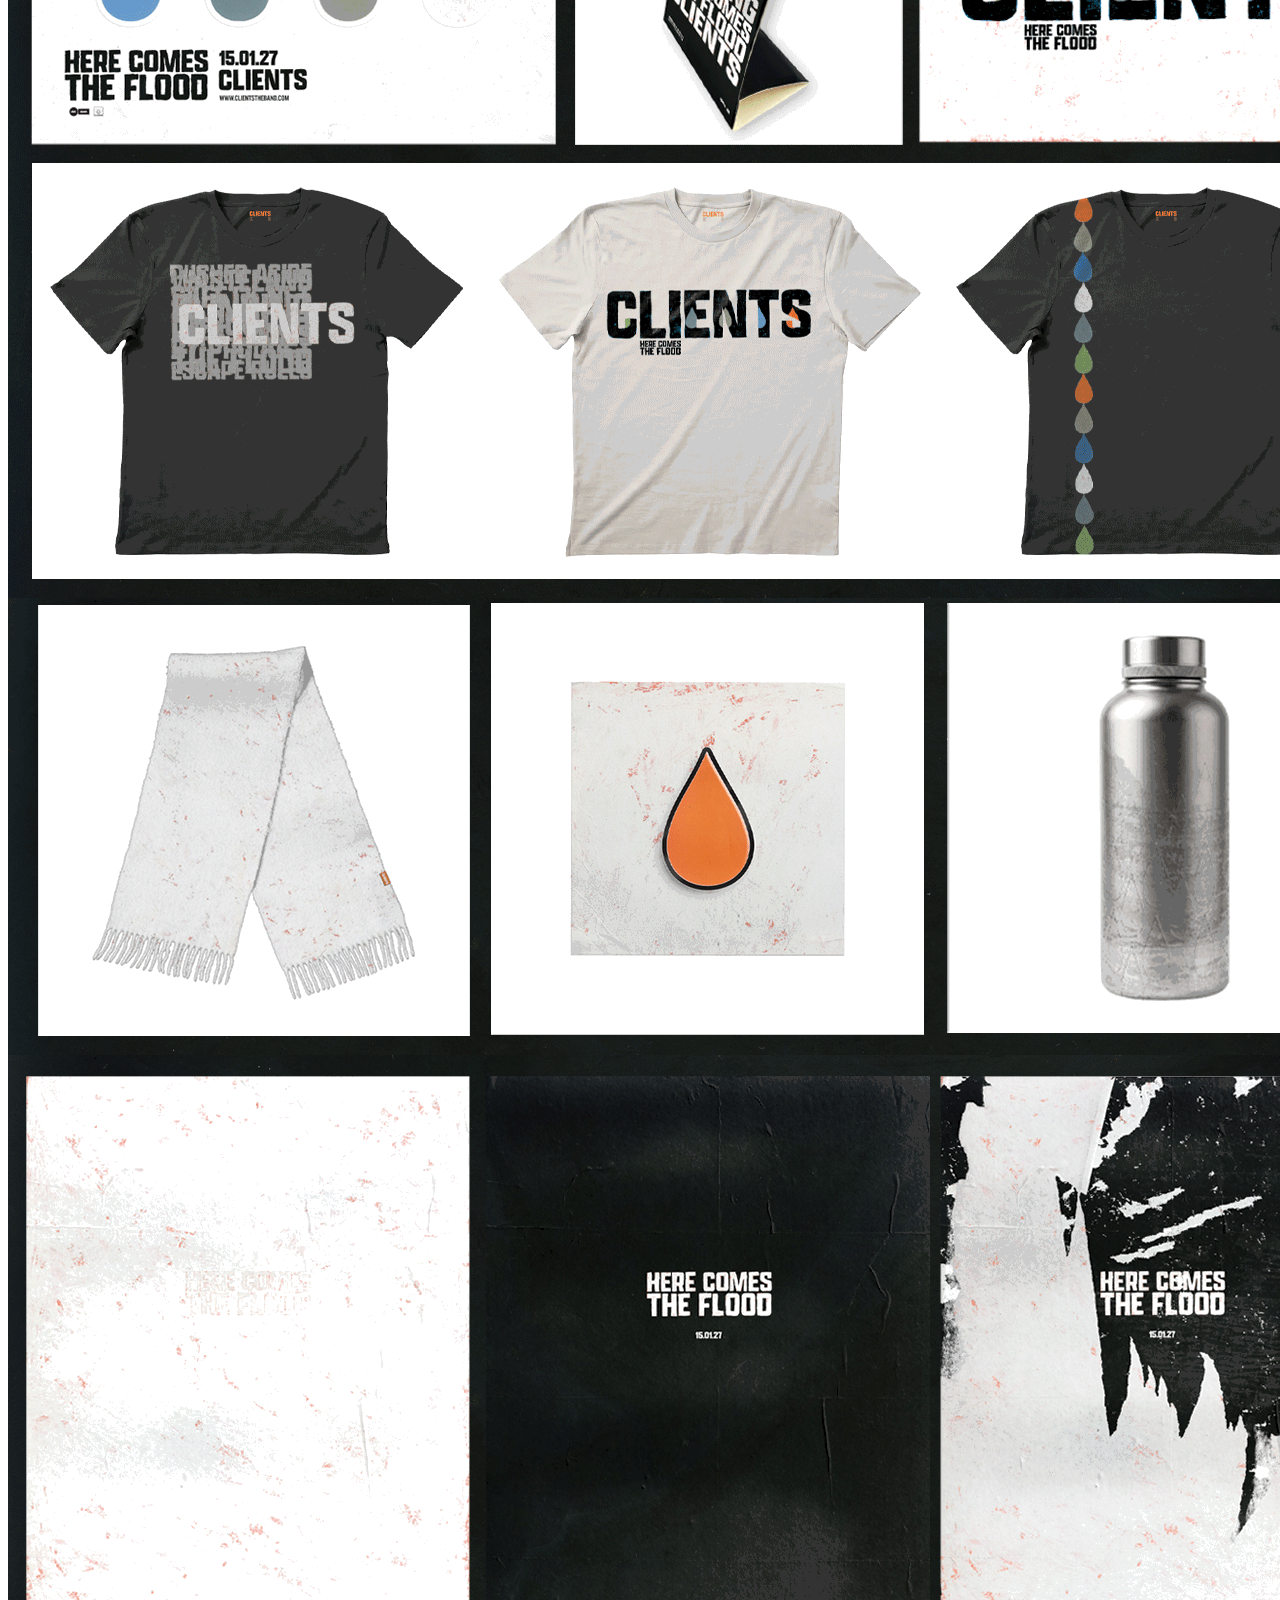
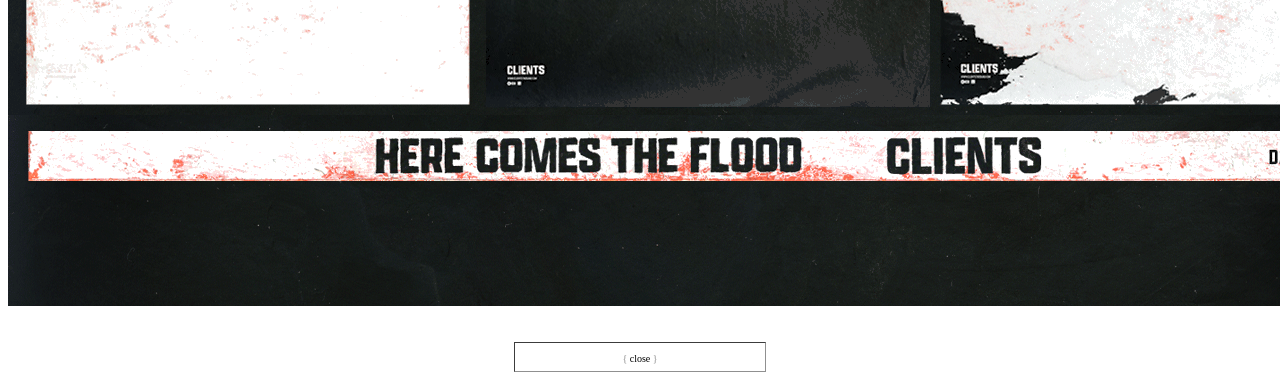
<file: folioimg-cli.html>
<!doctype html>
<html>
<head>
<meta charset="UTF-8">
<link rel="icon" href="imgs/favicon.ico">
<link rel="stylesheet" href="styles.css">
<title>Folio</title>
</head>

<body oncontextmenu="return false;">
	<br><br>
	<center>
		<img src="imgs/folioimg-art.gif">
		<br>
		<img src="imgs/folioimg-cov.gif">
		<br>
		<img src="imgs/folioimg-cd.gif">
		<br>
		<img src="imgs/folioimg-vinyl.gif">
		<br>
		<img src="imgs/folioimg-vinp.gif">
		<br>
		<img src="imgs/folioimg-cassmock.gif">
		<br>
		<img src="imgs/folioimg-misc.gif">
		<br>
		<img src="imgs/folioimg-merch.gif">
		<br>
		<img src="imgs/folioimg-posters.gif">
		<br>
		<img src="imgs/folioimg-footer.gif">
		<br><br><br>
		<div class="inset" style="width:240px; padding: 5px;">
          <p style="color:#909090;">
              { <a  href="javascript:open(location, '_self').close();">close</a> }
          </p>
		</div>
	</center>

<script>
let myWindow;
function closeWin() {
  myWindow.close();
}
 </script>
	
</body>
</html>
</file>
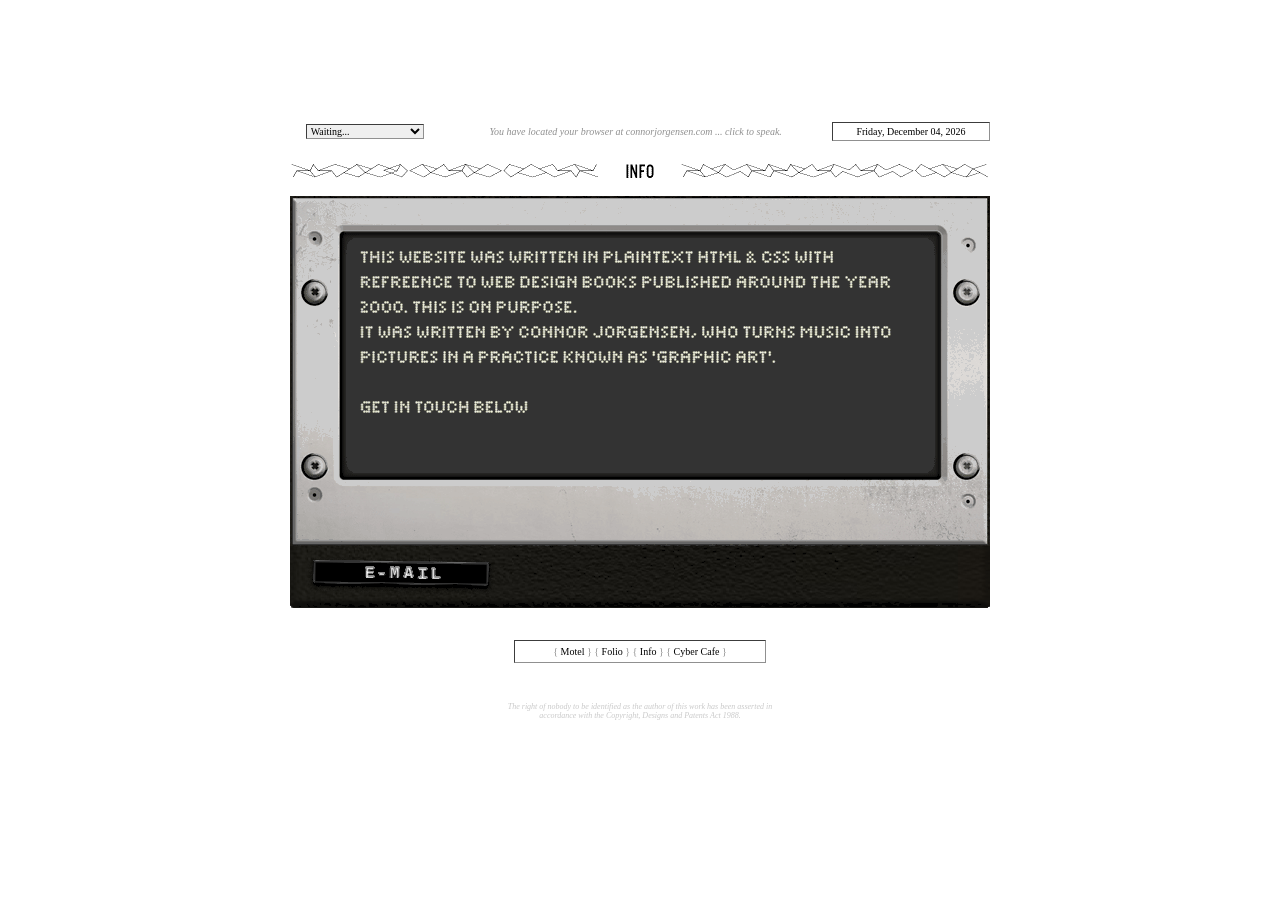
<file: info.html>
<!doctype html>
<html>
<head>
<meta charset="UTF-8" name="viewport" content="width=device-width, inital-scale=1.0">
<link rel="icon" href="imgs/favicon.ico">
<link rel="stylesheet" href="styles.css">
<title>Folio</title>
</head>

<body oncontextmenu="return false;">
	<br><br><br><br><br><br>
		<table id="viewport" width="100%" height="100%" align="center"><tbody><tr><td class="talign"><center>
			<table id="main" width="700px" height="550px"><tbody><tr><td>
				<table><tbody>
					<tr><td id="topbanner" width="700px" height="30px">
						<table><tbody><tr><td id="nav" width="150px" height="30px"><center>
                                <form name="myform">
                                    <select name="dest" id="dest" onchange="window.location = this.value;">
                                        <option selected value="contents.html">Waiting...</option>
                                        <option value="index.html">=================</option>
                                        <option value="index.html">connorjorgensen.com</option>
                                        <option value="index.html">- Motel</option>
                                        <option value="folio.html">- Folio</option>
                                        <option value="info.html">- Info</option>
                                        <option value="cybercafe.html">- Cyber Cafe</option>
                                    </select>
                                </form>	
							</center></td><td id="header" width="400px" height="30px"><center>
								<p style="color:#909090"><i>You have located your browser at connorjorgensen.com ... click to speak.</i></p>
								
							</center></td><td id="date" width="150px" height="30px"><center>
							<div class="inset" style="width: 150px;">
								<script language="javascript">
                                    var now = new Date();
                                    var yr = now.getYear();
                                    var mName = now.getMonth() + 1;
                                    var dName = now.getDay() + 1;
                                    var dayNr = ((now.getDate()<10) ? "0" : "")+ now.getDate();
                                    if(dName==1) Day = "Sunday";
                                    if(dName==2) Day = "Monday";
                                    if(dName==3) Day = "Tuesday";
                                    if(dName==4) Day = "Wednesday";
                                    if(dName==5) Day = "Thursday";
                                    if(dName==6) Day = "Friday";
                                    if(dName==7) Day = "Saturday";
                                    if(mName==1) Month="January";
                                    if(mName==2) Month="February";
                                    if(mName==3) Month="March";
                                    if(mName==4) Month="April";
                                    if(mName==5) Month="May";
                                    if(mName==6) Month="June";
                                    if(mName==7) Month="July";
                                    if(mName==8) Month="August";
                                    if(mName==9) Month="September";
                                    if(mName==10) Month="October";
                                    if(mName==11) Month="November";
                                    if(mName==12) Month="December";
                                    if(navigator.appName=="Netscape"){
                                    var todaysDate =(
                                           Day
                                           + ", "
                                           + Month
                                           + " "
                                           + dayNr
                                           + ", "
                                           + (1900
                                           + yr)
                                           );} else {
                                    var todaysDate =(
                                           Day
                                           + ", "
                                           + Month
                                           + " "
                                           + dayNr
                                           + ", "
                                           + yr
                                           );
                                           }
                                    document.write("<p>"+todaysDate+"</p>");
								</script>
								</div>
							</center></td></tr></tbody></table>
					</td></tr>
					<tr><td id="top2" width="700px" height="50px">
						<img src="imgs/top-info.gif" width="700px" alt="An old warning">
					</td></tr>
					<tr><td id="folioimg" width="700px" height="350px"><center>
						
						<img src="imgs/info-screen.gif" alt="this website was written in plaintext html & css with refreence to web design books published around the year 2000. this is on purpose. it was written by connor jorgensen, who turns music into pictures in a practice known as ‘graphic art’.">

"

					</center></td></tr>
					<tr><td id="infob" width="700px" height="90px"><center>
						<a href="mailto:notmyrealemail@gmail.com?subject=Jquery"><img src="imgs/info-b-hov.gif" class="hide"></a>
					</center></td></tr>
					
					
					<tr><td id="navbar" width="700px" height="30px"><center>
						<div class="inset" style="width:240px; padding: 5px;">
						<p style="color:#909090;">
							{ <a href="index.html">Motel</a> }
							{ <a href="folio.html">Folio</a> }
							{ <a href="info.html">Info</a> }
							{ <a href="cybercafe.html">Cyber Cafe</a> }
						</p>
						</div>
					</center></td></tr>
				</tbody></table>
			</td></tr></tbody></table>
		</center></td></tr></tbody></table>
<br><br>
<center><table width="300px"><tbody><tr><td><p style="color: #C9C9C9; font-size: 6pt; text-align: center;"><i>The right of nobody to be identified as the author of this work has been asserted in accordance with the Copyright, Designs and Patents Act 1988.</i></p></td></tr></tbody></table></center>
	
<script>
let myWindow;
function closeWin() {
  myWindow.close();
}
function newWindow(newContent)
 {
  winContent = window.open(newContent, 'nextWin', "width=1500, height=900")         
 }
</script>
	
</body>
</html>
</file>
<file: styles.css>
@charset "UTF-8";
/* CSS Document */

/************************** MAIN **************************/

body {
	background-color: #ffffff;
    /* background-image: url(imgs/bg.gif);*/
    background-size: cover;
    background-repeat: no-repeat;
    background-attachment: fixed;
}
table, tr, td{
	padding: 0;
	margin: 0;
	border: 0px solid #F4F4F4;
	border-collapse: collapse;
}
img{
	display: inline-block;
	vertical-align: middle;
	margin: 0;
	padding: 0;
}
p{
    font-family: Georgia, serif;
    font-size: x-small;
    color: #000000;
    color: #000000;
    display: inline-block;
    margin: 0;
}
i {
	text-align: center;
}
h1{
    font-family: Helvetica, Arial, "sans-serif";
    font-size: small;
    color: #000000;
    text-align: center;
    display: inline-block;
    margin-bottom: 5px;
}
h2{
    font-family: Georgia, serif;
    font-size: x-small;
    color: #909090;
    text-align: center;
    display: inline-block;
    margin-bottom: 15px;
}

a{
	color: #000000;
	font-style: normal;
	text-decoration: none;
}
a:hover{
	color: #909090;
}
a:visited{
	color: #00000;
}
select{
	font-family: Georgia, serif;
    font-size: x-small;
    color: #000000;
	border: inset #909090 thin;
	border-radius: 0px;
}
/************************** ID TAGS  **************************/


#main{
	border: none;
	border-collapse: collapse;
}
#navbar{
		font-size: 0;
	vertical-align: middle;
}
#mid{
	vertical-align: middle;
}
#date{
	font-size: xx-small;
}

/************************** CLASS TAGS  **************************/

.talign{
	vertical-align: top;
	font-size: 0;
}
.inset{
	padding: 3px;
	border: inset #909090 thin;
	display: inline-block;
	vertical-align: middle;
}
.hov:hover{
	opacity: 0.9;
}
.hide{
	opacity: 0;
}
.desc{
	font-family: Helvetica, Arial, "sans-serif";
	color: #909090;
	text-align: center;
}
.disabled{
	background-color: black;
}
.disabled:hover{
	opacity: 0.9;
}
@keyframes blink-smooth {
  0%, 25%, 75%, 100% { opacity: 0; }
  50% { opacity: 1; }
}

.blink-smooth-element {
  animation: blink-smooth 6s infinite linear;
}
.off-1{
	animation-delay: -0.3s;
}
.off-2{
	animation-delay: -1.1s;
}
.off-3{
	animation-delay: -1.5s;
}
.off-4{
	animation-delay: -2.2s;
}
#infob{
	background-image: url("imgs/info-b.gif");
}
#infob:hover{
	background-image: url("imgs/info-b-hov.gif");
	cursor: pointer;
}
</file>
